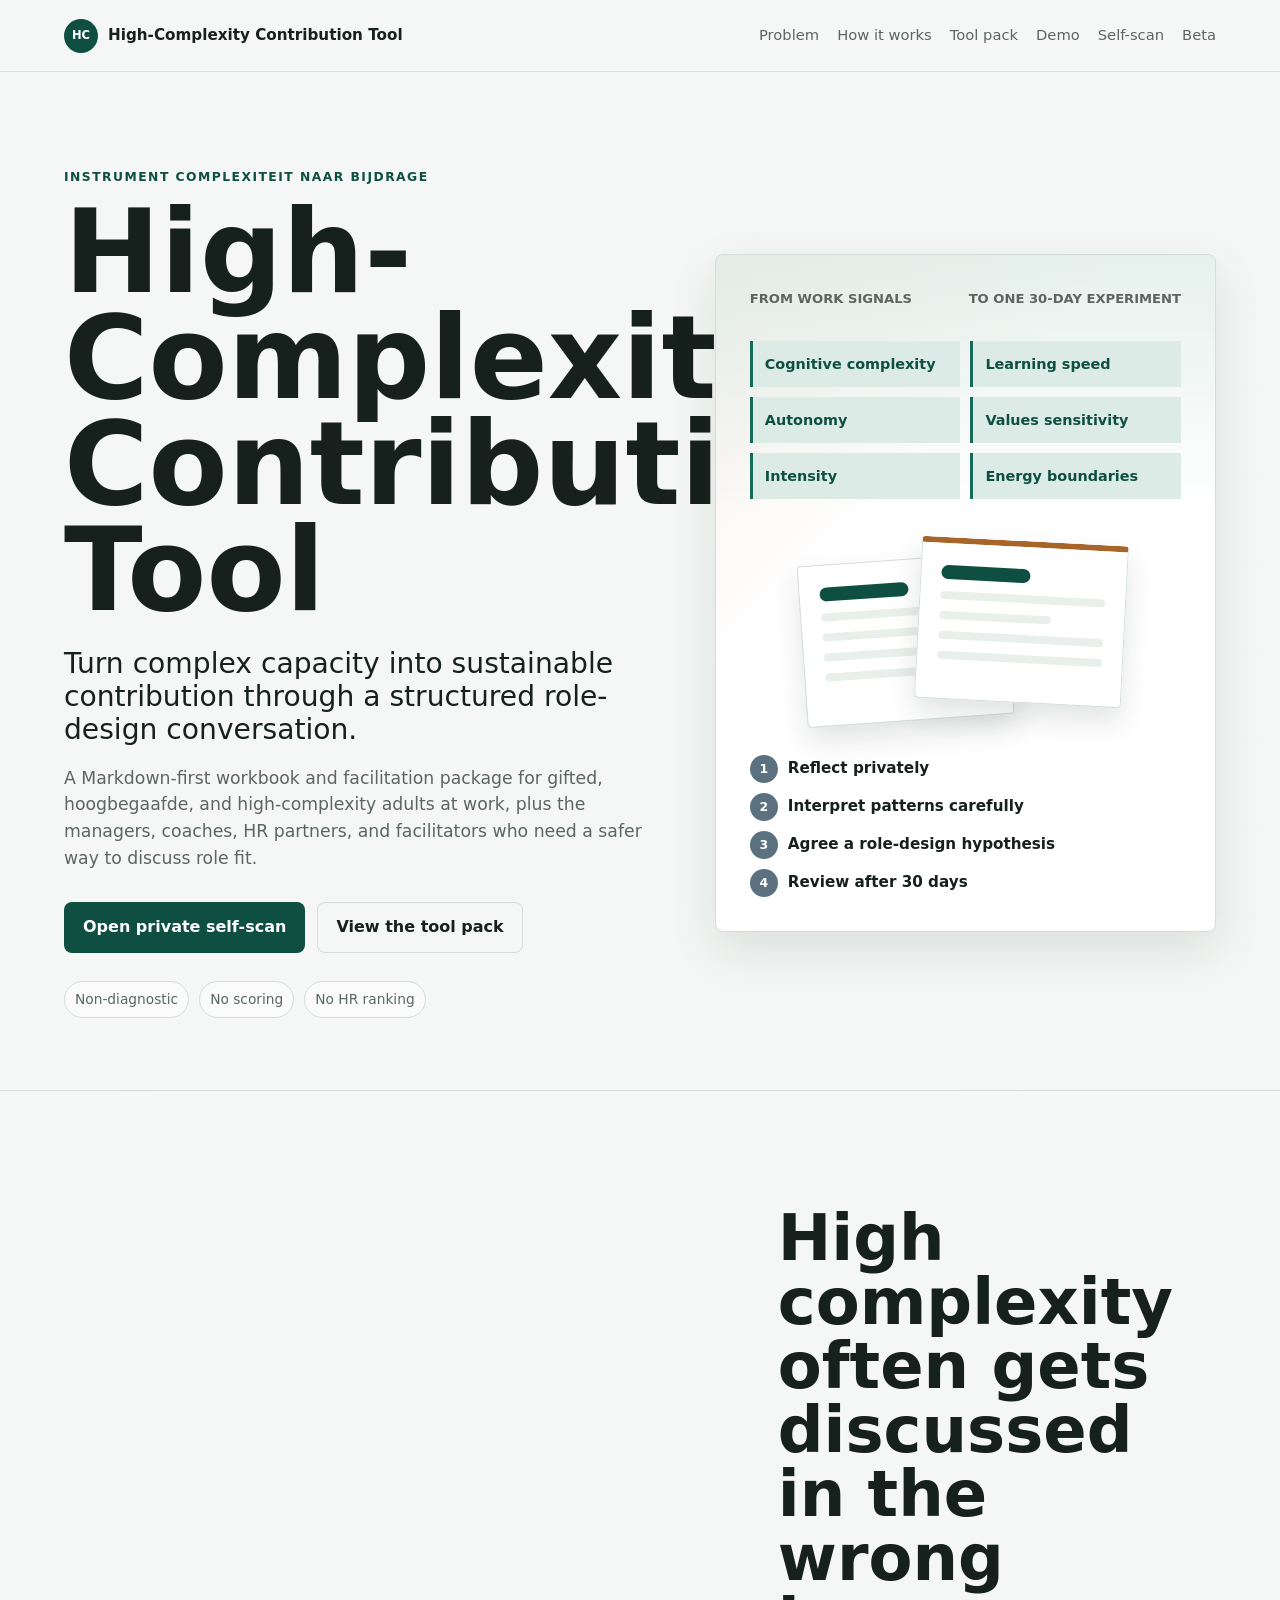
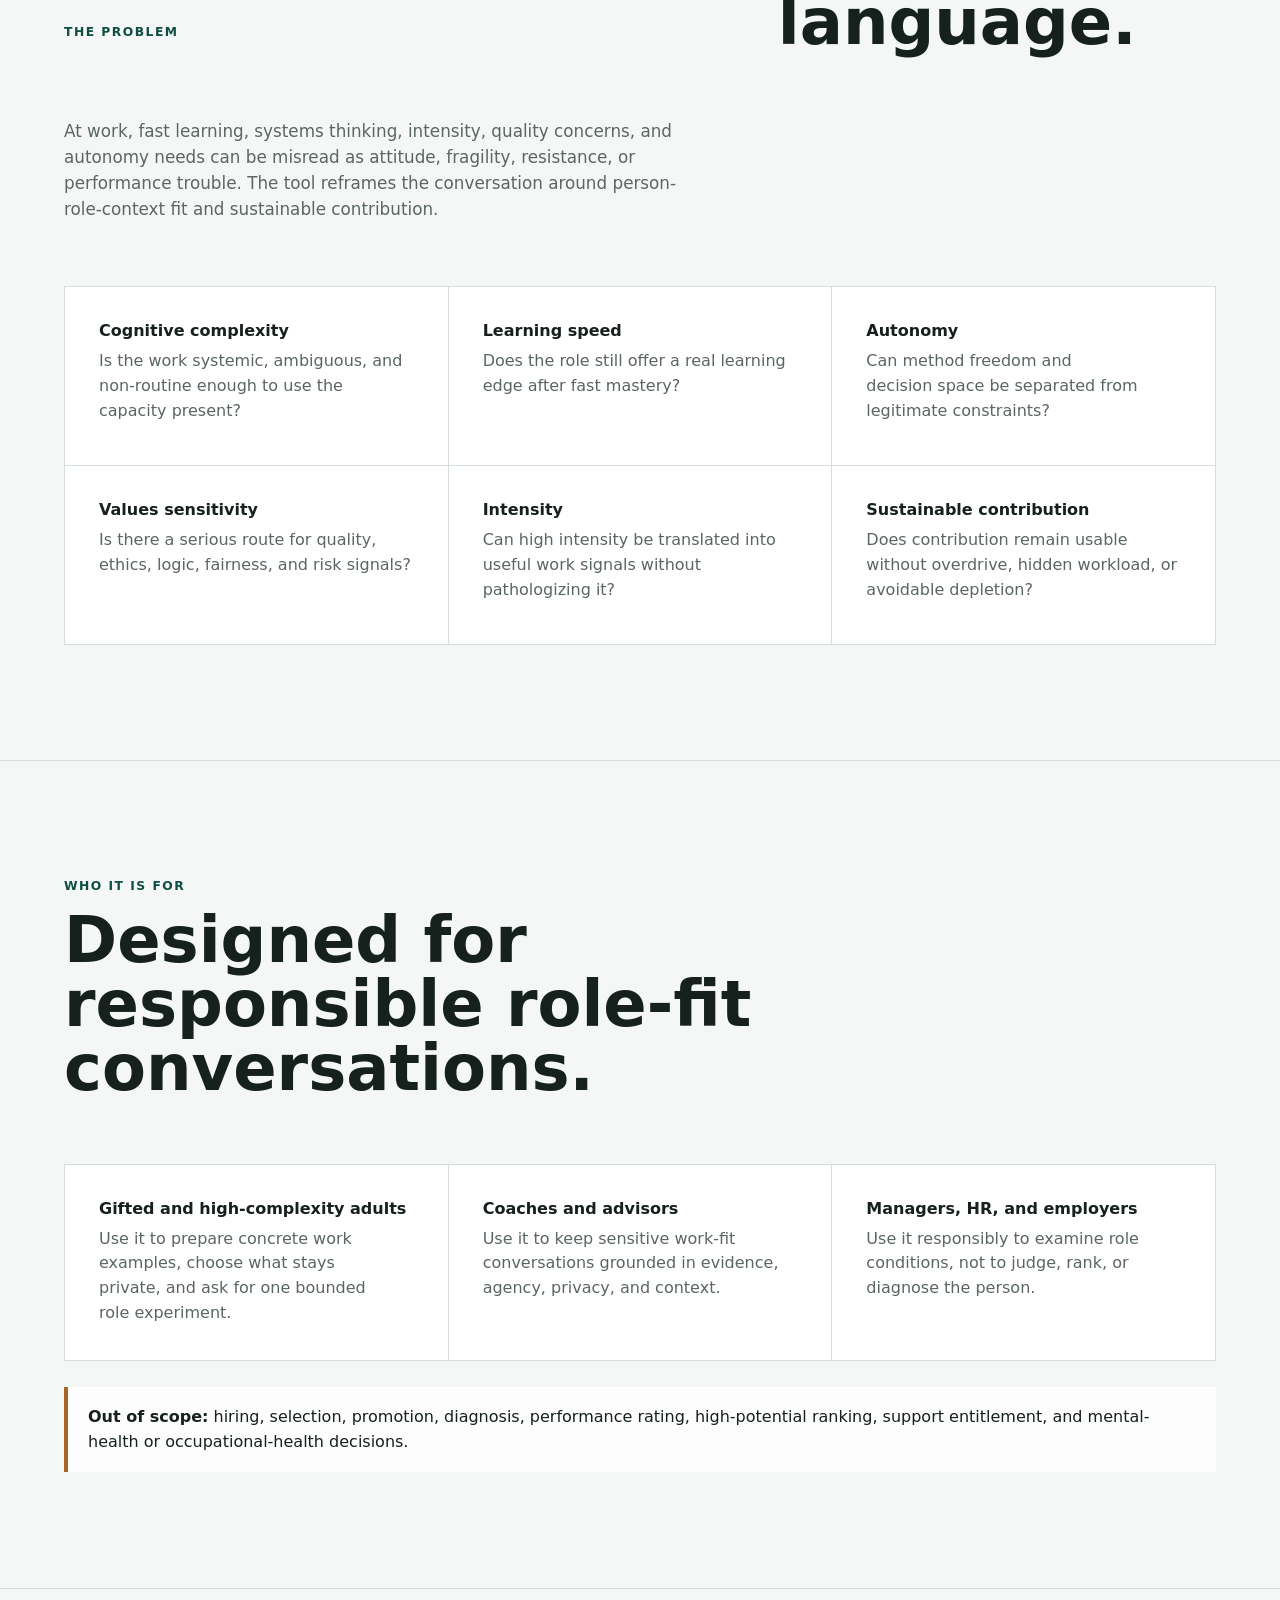
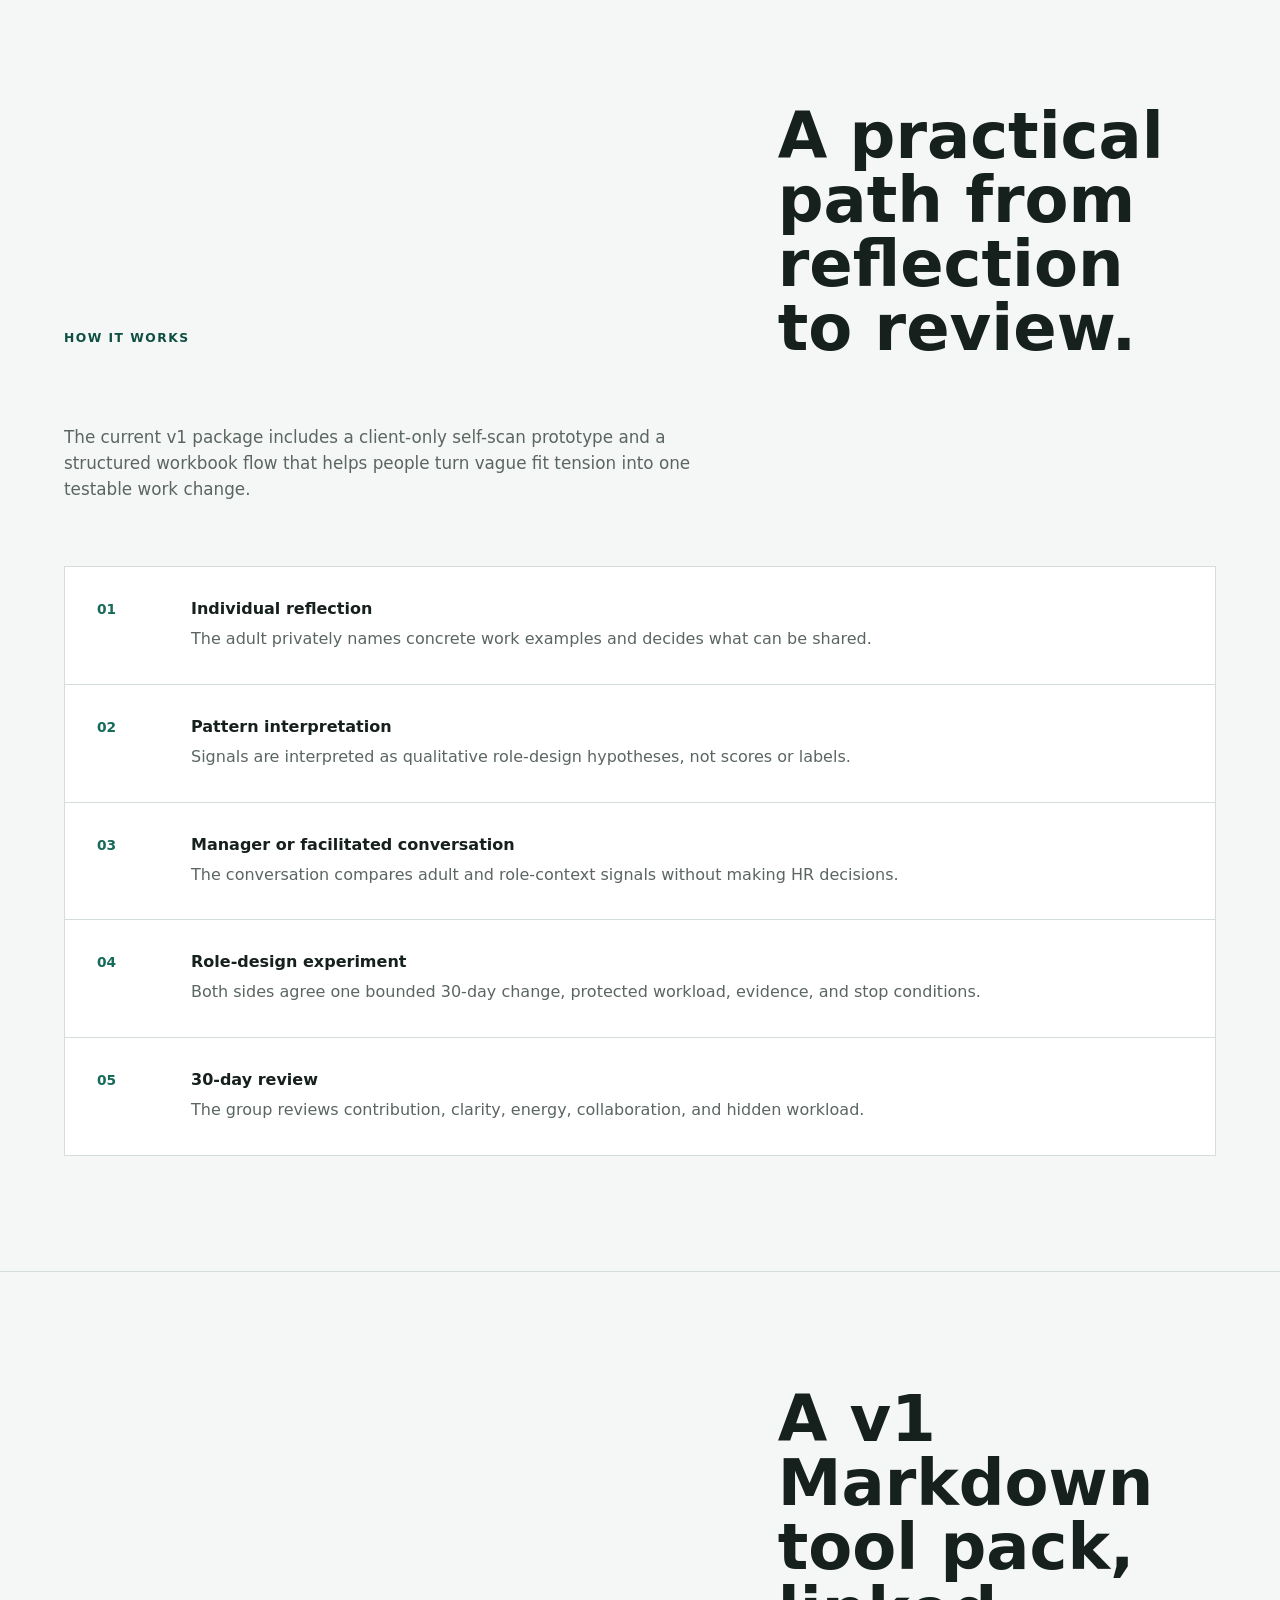
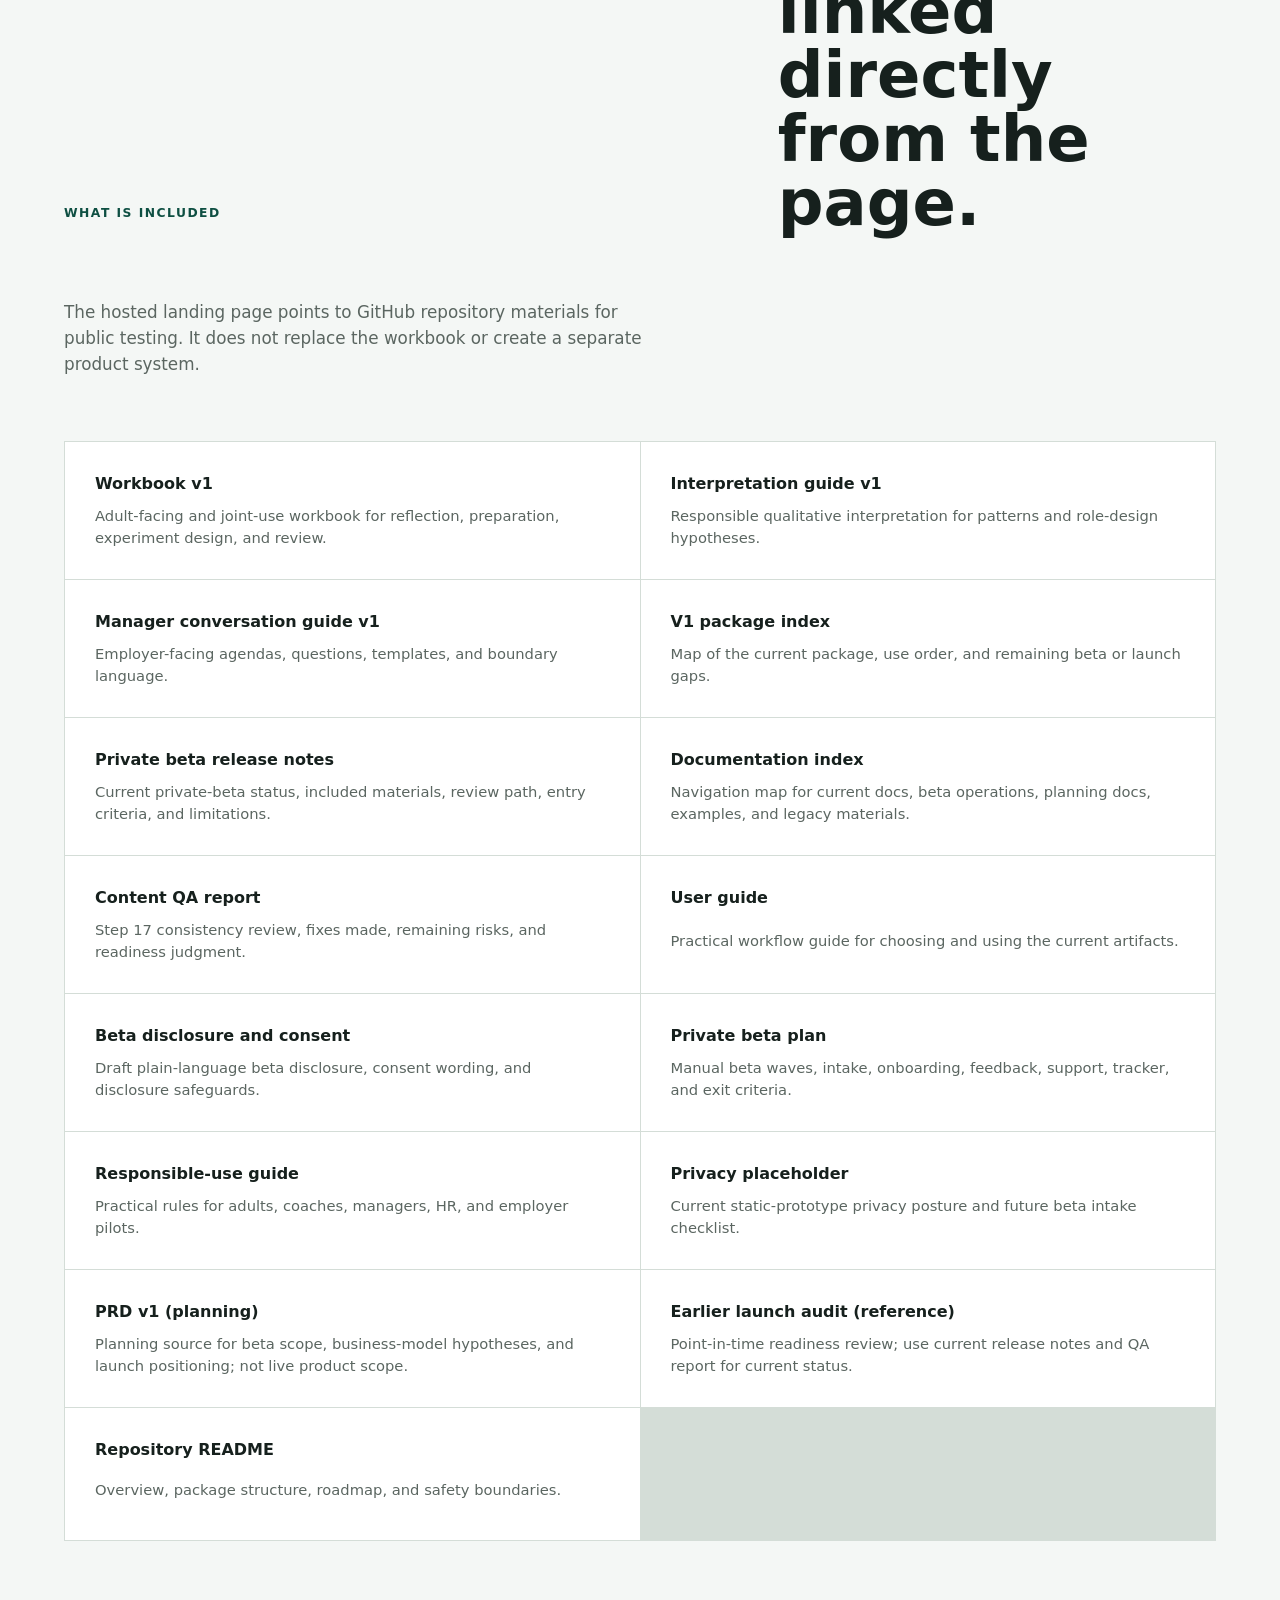
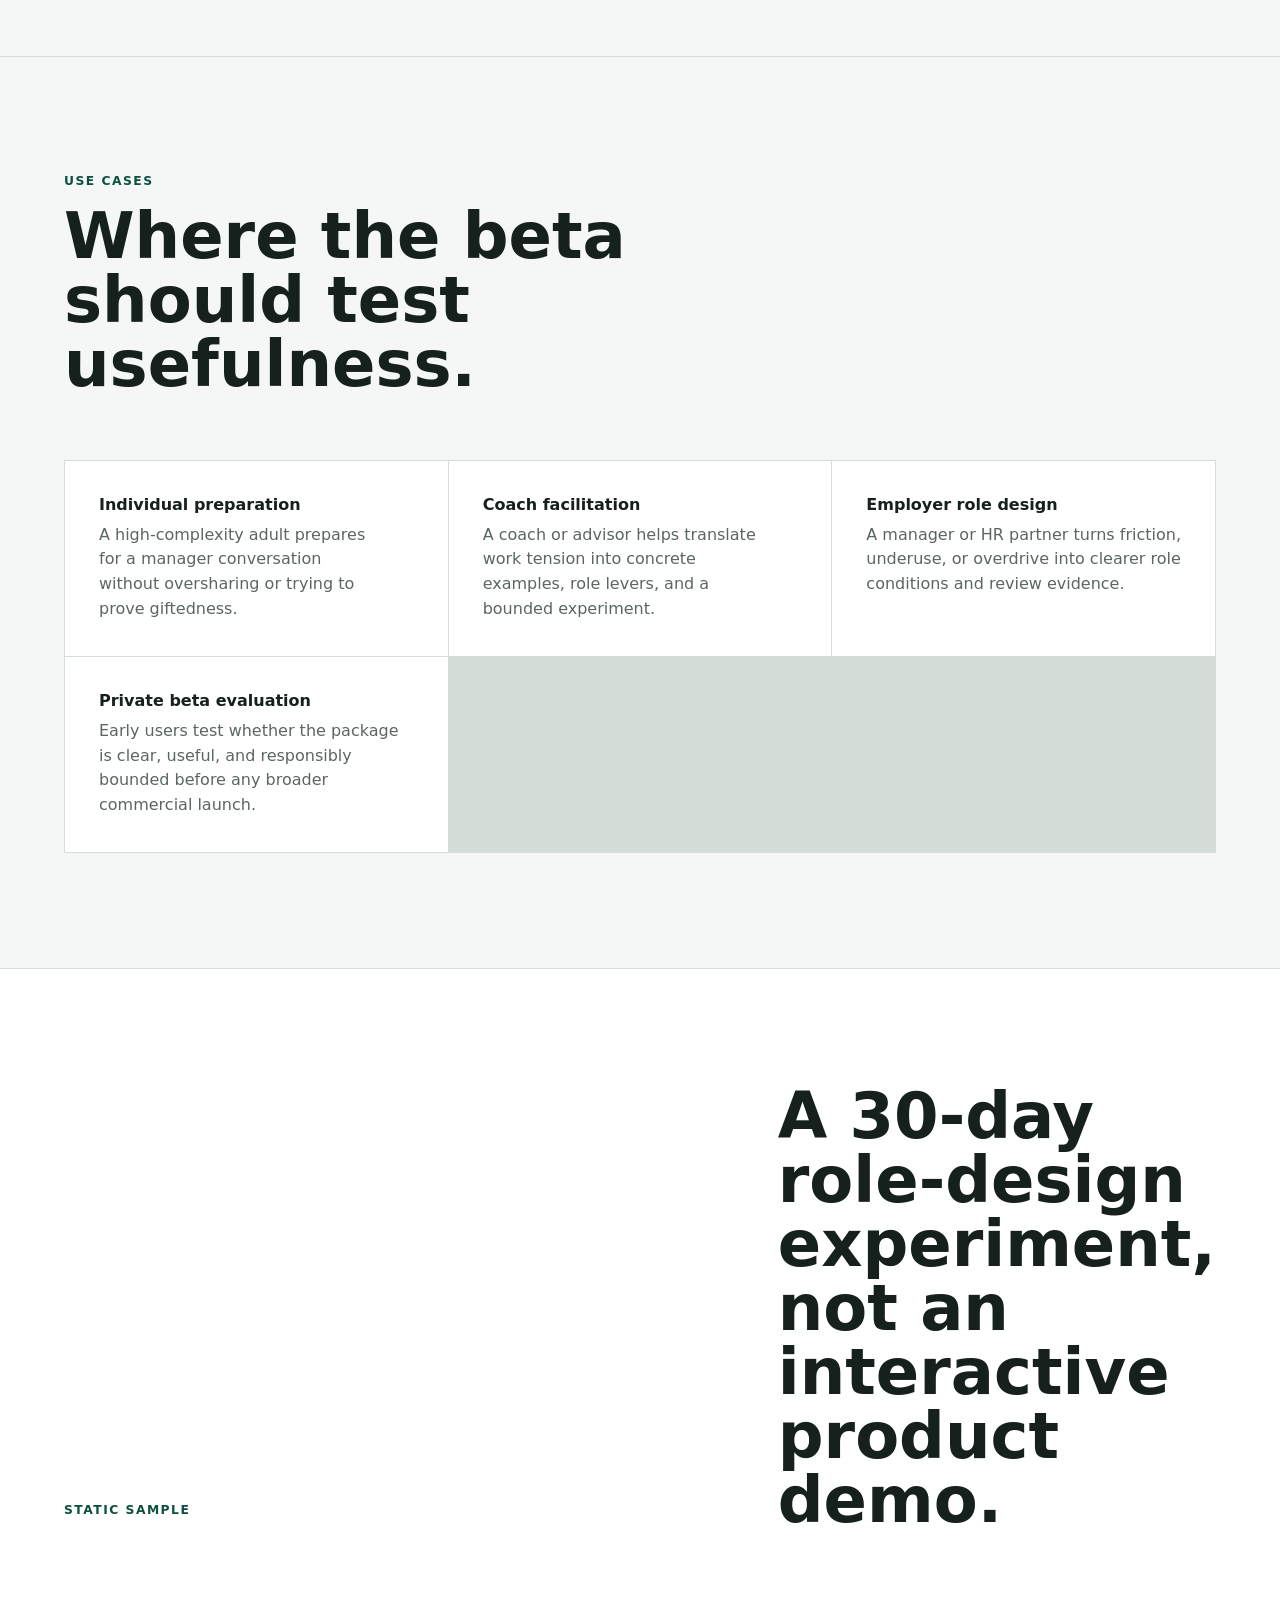
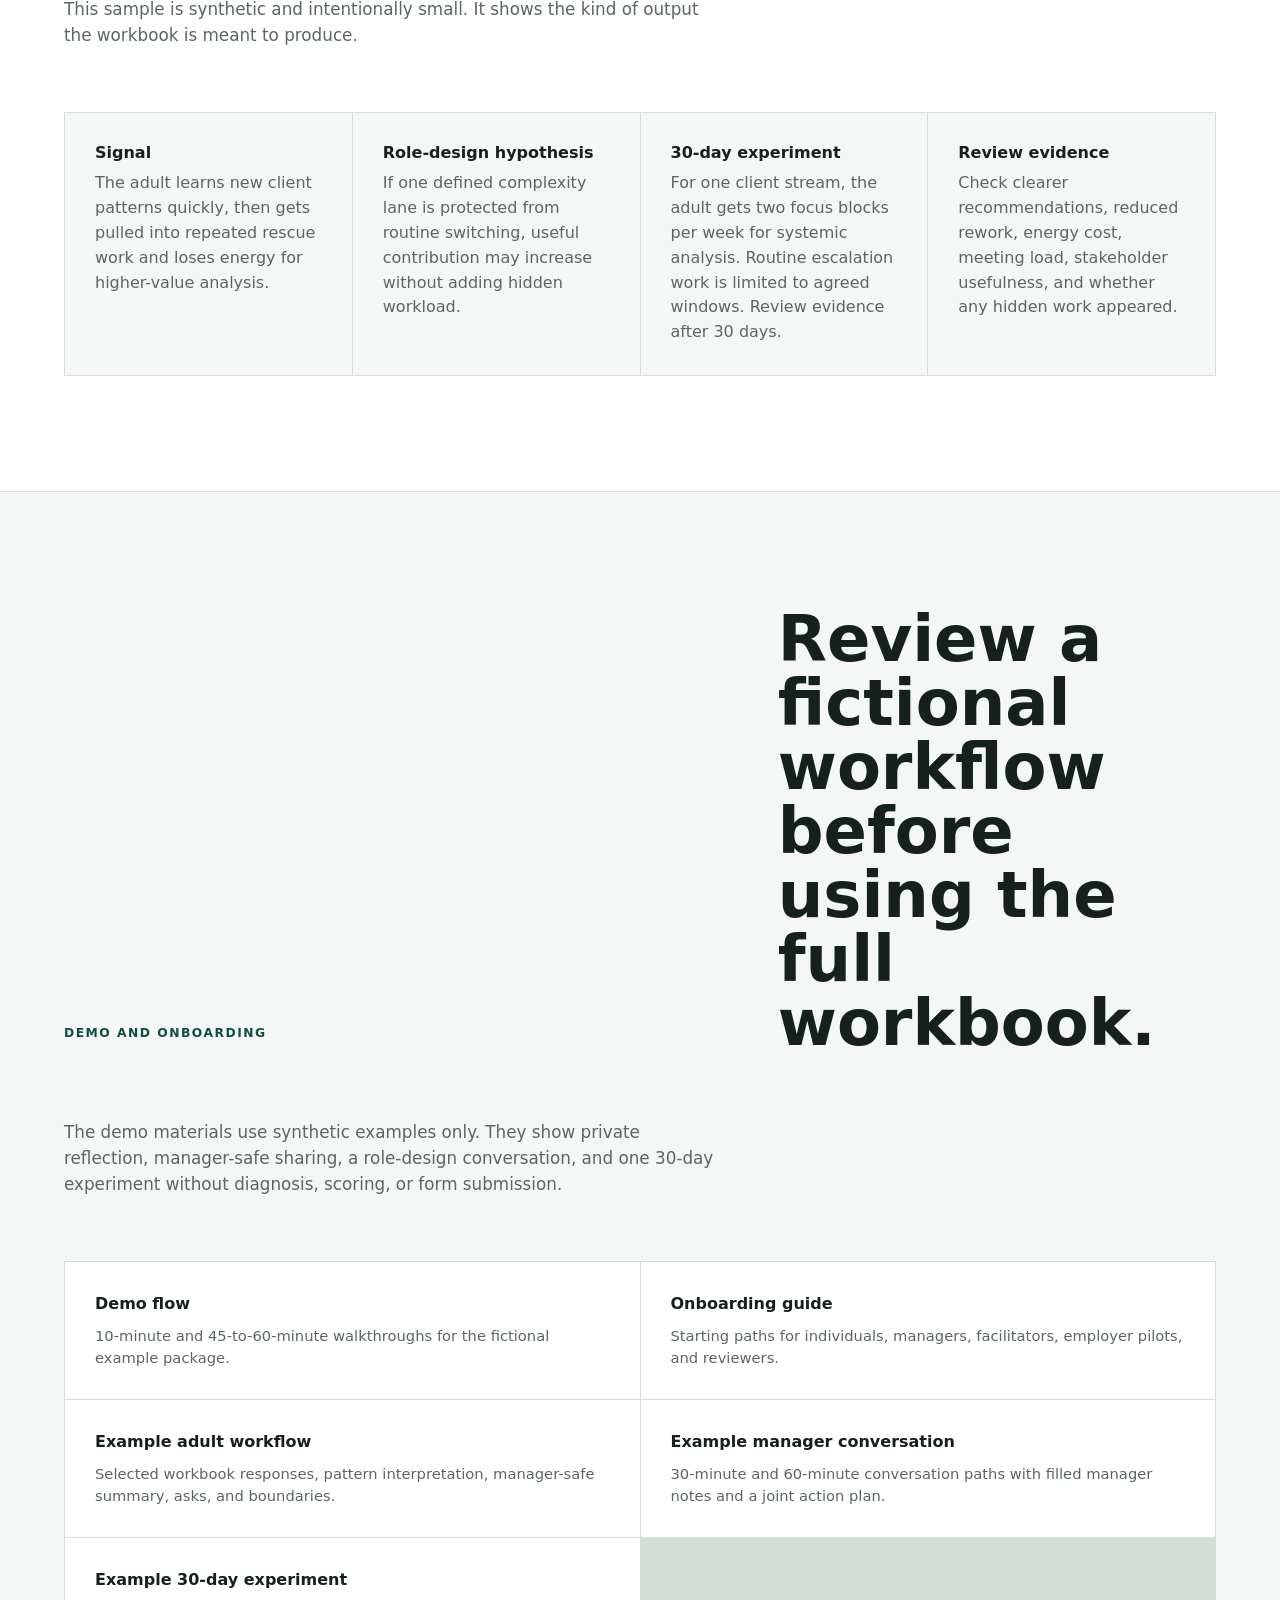
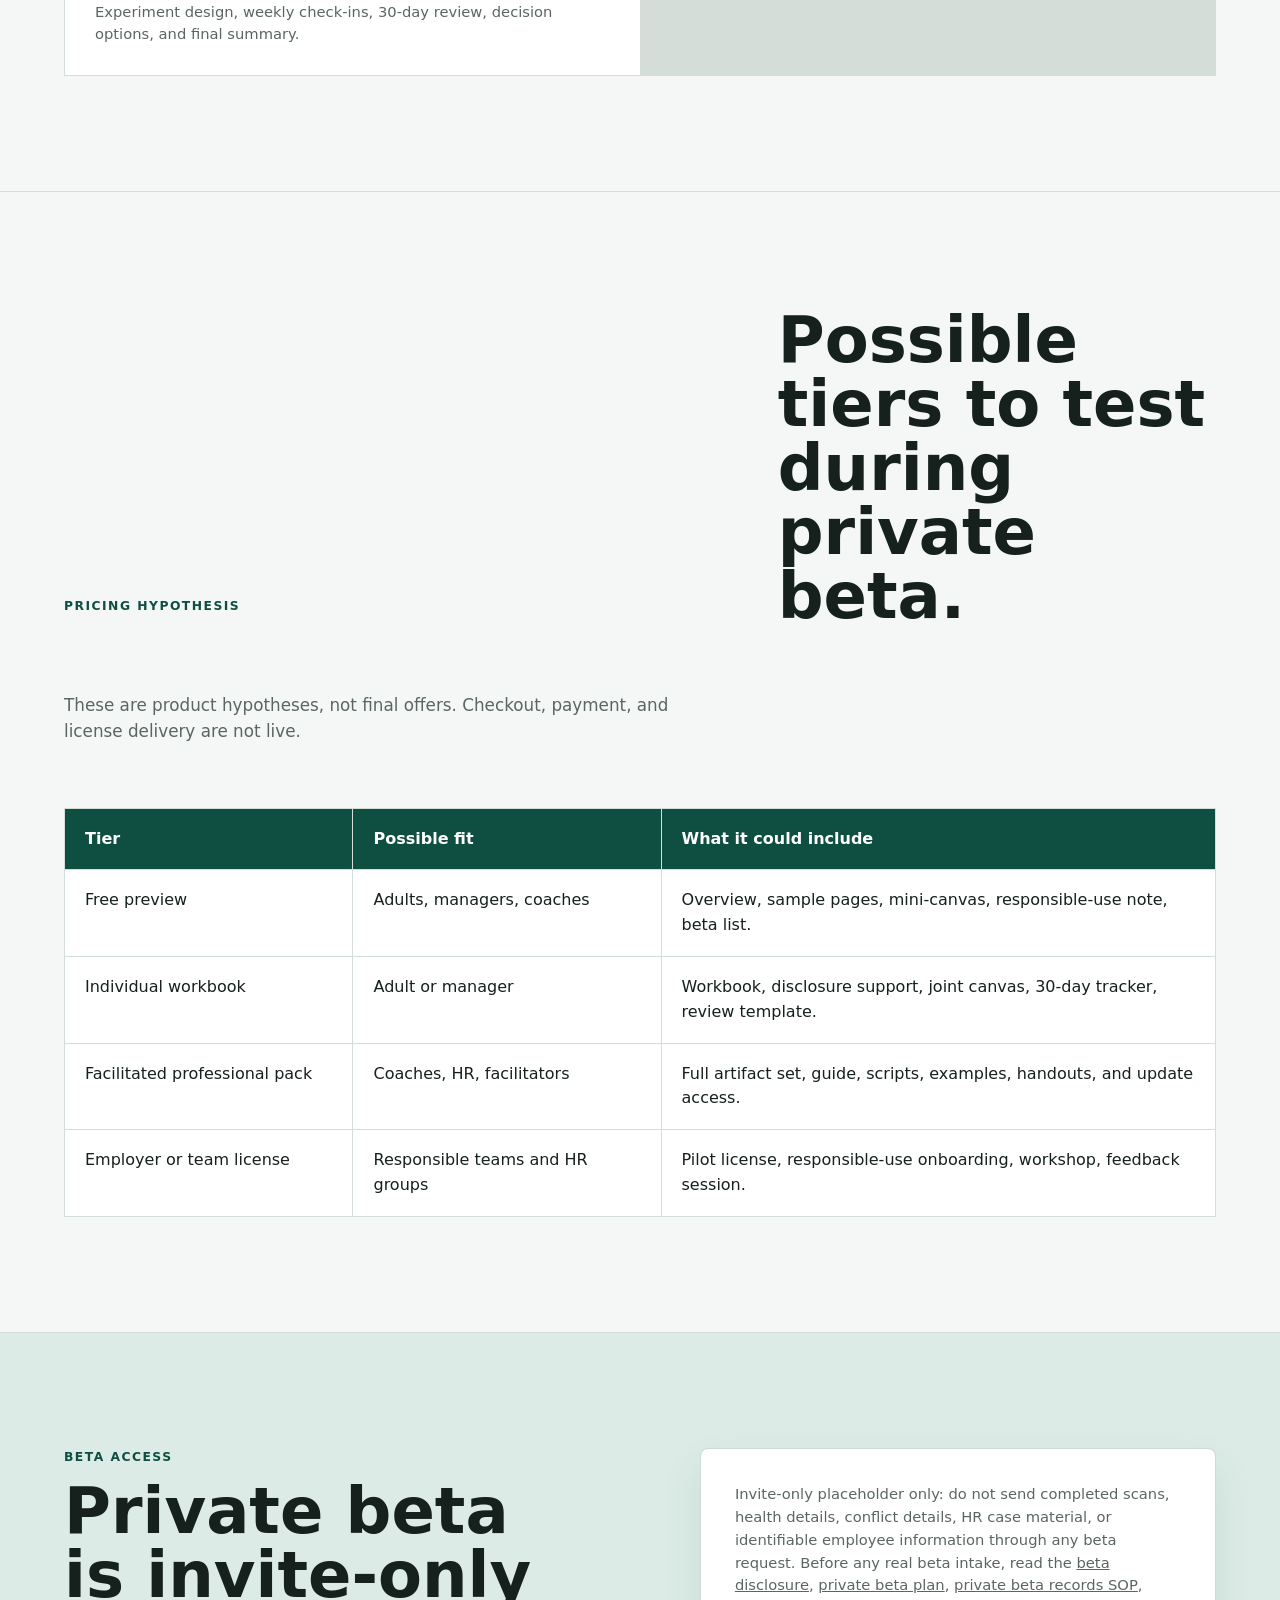
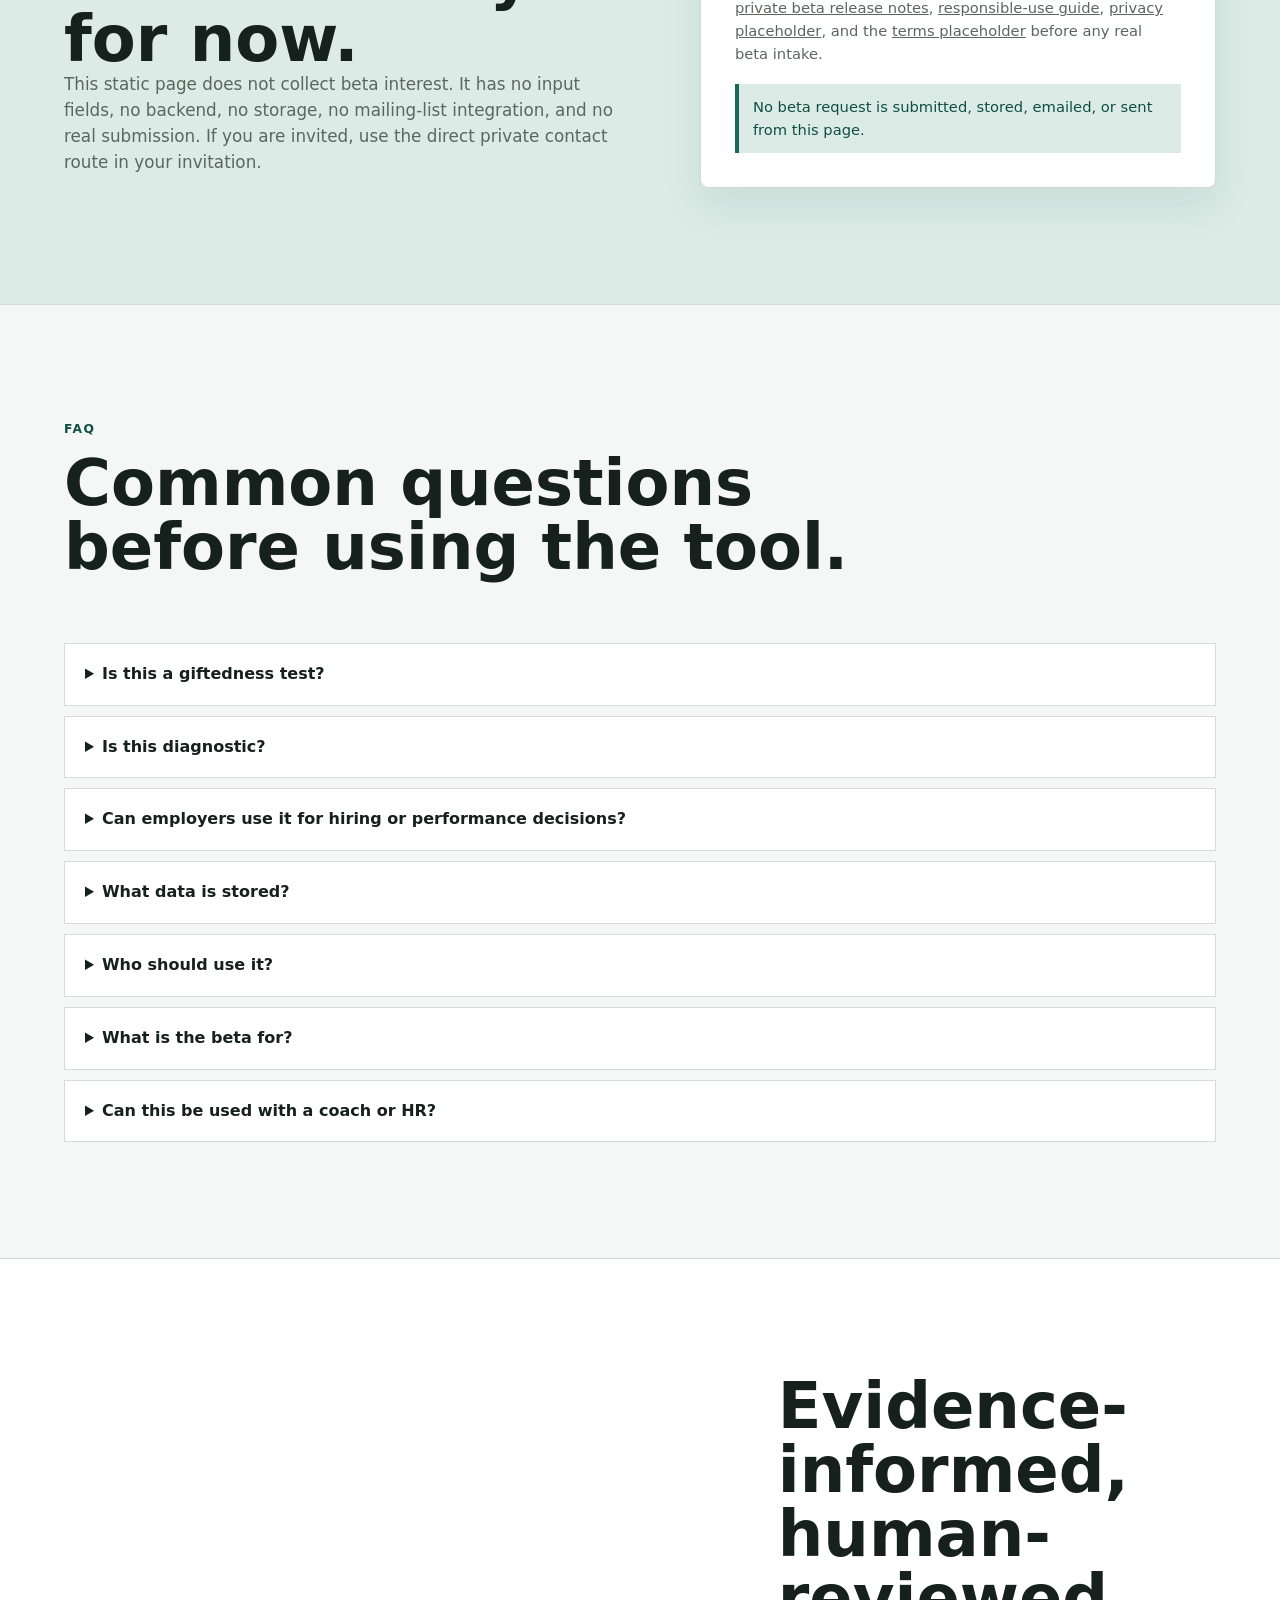
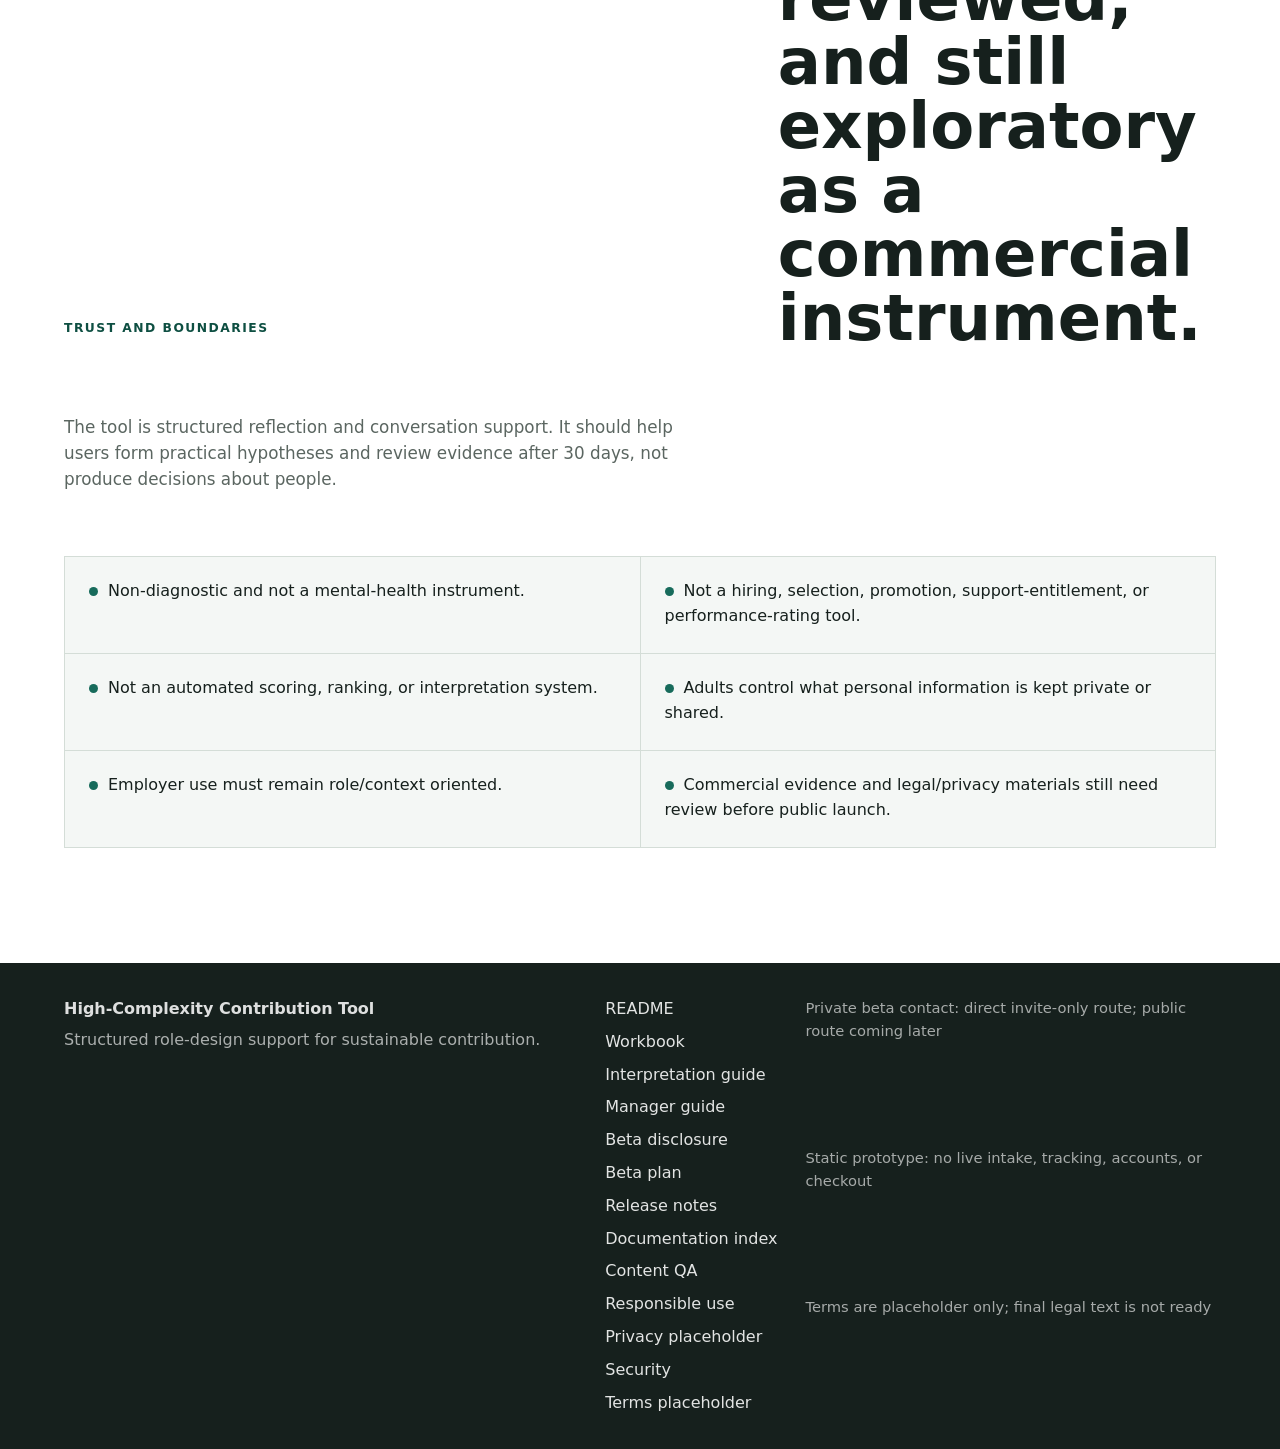
<file: site/index.html>
<!doctype html>
<html lang="en">
  <head>
    <meta charset="utf-8">
    <meta name="viewport" content="width=device-width, initial-scale=1">
    <title>High-Complexity Contribution Tool</title>
    <meta
      name="description"
      content="A non-diagnostic role-design tool for turning high-complexity work tension into a concrete 30-day experiment."
    >
    <meta name="robots" content="noindex,nofollow">
    <link rel="stylesheet" href="styles.css">
    <script src="script.js" defer></script>
  </head>
  <body>
    <a class="skip-link" href="#main">Skip to content</a>

    <header class="site-header" aria-label="Site header">
      <a class="brand-mark" href="#top" aria-label="High-Complexity Contribution Tool home">
        <span class="brand-symbol" aria-hidden="true">HC</span>
        <span>High-Complexity Contribution Tool</span>
      </a>
      <nav class="site-nav" aria-label="Primary navigation">
        <a href="#problem">Problem</a>
        <a href="#how">How it works</a>
        <a href="#included">Tool pack</a>
        <a href="#demo">Demo</a>
        <a href="tool/">Self-scan</a>
        <a href="#beta">Beta</a>
      </nav>
    </header>

    <main id="main">
      <section class="hero section-reveal" id="top" aria-labelledby="hero-title">
        <div class="hero-copy">
          <p class="eyebrow">Instrument Complexiteit naar Bijdrage</p>
          <h1 id="hero-title">High-Complexity Contribution Tool</h1>
          <p class="hero-line">
            Turn complex capacity into sustainable contribution through a structured
            role-design conversation.
          </p>
          <p class="hero-support">
            A Markdown-first workbook and facilitation package for gifted,
            hoogbegaafde, and high-complexity adults at work, plus the managers,
            coaches, HR partners, and facilitators who need a safer way to discuss
            role fit.
          </p>
          <div class="hero-actions" aria-label="Primary actions">
            <a
              class="button primary"
              href="tool/"
              data-analytics-event="primary_cta_clicked"
              data-analytics-label="open_private_self_scan"
            >Open private self-scan</a>
            <a
              class="button secondary"
              href="#included"
              data-analytics-event="secondary_cta_clicked"
              data-analytics-label="view_tool_pack"
            >View the tool pack</a>
          </div>
          <ul class="boundary-list" aria-label="Core boundaries">
            <li>Non-diagnostic</li>
            <li>No scoring</li>
            <li>No HR ranking</li>
          </ul>
        </div>

        <div class="hero-visual" aria-label="Static preview of the role-design flow">
          <div class="flow-heading">
            <span>From work signals</span>
            <span>to one 30-day experiment</span>
          </div>
          <div class="signal-plane">
            <span>Cognitive complexity</span>
            <span>Learning speed</span>
            <span>Autonomy</span>
            <span>Values sensitivity</span>
            <span>Intensity</span>
            <span>Energy boundaries</span>
          </div>
          <div class="document-preview" aria-hidden="true">
            <div class="doc-page">
              <span class="doc-title"></span>
              <span></span>
              <span></span>
              <span class="short"></span>
              <span></span>
            </div>
            <div class="doc-page raised">
              <span class="doc-title"></span>
              <span></span>
              <span class="short"></span>
              <span></span>
              <span></span>
            </div>
          </div>
          <ol class="flow-steps">
            <li>Reflect privately</li>
            <li>Interpret patterns carefully</li>
            <li>Agree a role-design hypothesis</li>
            <li>Review after 30 days</li>
          </ol>
        </div>
      </section>

      <section class="content-section section-reveal" id="problem" aria-labelledby="problem-title">
        <div class="section-intro">
          <p class="eyebrow">The problem</p>
          <h2 id="problem-title">High complexity often gets discussed in the wrong language.</h2>
          <p>
            At work, fast learning, systems thinking, intensity, quality concerns,
            and autonomy needs can be misread as attitude, fragility, resistance, or
            performance trouble. The tool reframes the conversation around
            person-role-context fit and sustainable contribution.
          </p>
        </div>
        <div class="dimension-grid" aria-label="Work-context dimensions">
          <div>
            <h3>Cognitive complexity</h3>
            <p>Is the work systemic, ambiguous, and non-routine enough to use the capacity present?</p>
          </div>
          <div>
            <h3>Learning speed</h3>
            <p>Does the role still offer a real learning edge after fast mastery?</p>
          </div>
          <div>
            <h3>Autonomy</h3>
            <p>Can method freedom and decision space be separated from legitimate constraints?</p>
          </div>
          <div>
            <h3>Values sensitivity</h3>
            <p>Is there a serious route for quality, ethics, logic, fairness, and risk signals?</p>
          </div>
          <div>
            <h3>Intensity</h3>
            <p>Can high intensity be translated into useful work signals without pathologizing it?</p>
          </div>
          <div>
            <h3>Sustainable contribution</h3>
            <p>Does contribution remain usable without overdrive, hidden workload, or avoidable depletion?</p>
          </div>
        </div>
      </section>

      <section class="content-section section-reveal" id="for" aria-labelledby="for-title">
        <div class="section-intro compact">
          <p class="eyebrow">Who it is for</p>
          <h2 id="for-title">Designed for responsible role-fit conversations.</h2>
        </div>
        <div class="audience-layout">
          <div class="audience-group">
            <h3>Gifted and high-complexity adults</h3>
            <p>
              Use it to prepare concrete work examples, choose what stays private,
              and ask for one bounded role experiment.
            </p>
          </div>
          <div class="audience-group">
            <h3>Coaches and advisors</h3>
            <p>
              Use it to keep sensitive work-fit conversations grounded in evidence,
              agency, privacy, and context.
            </p>
          </div>
          <div class="audience-group">
            <h3>Managers, HR, and employers</h3>
            <p>
              Use it responsibly to examine role conditions, not to judge, rank, or
              diagnose the person.
            </p>
          </div>
        </div>
        <div class="exclusion-band" role="note" aria-label="Excluded uses">
          <strong>Out of scope:</strong>
          hiring, selection, promotion, diagnosis, performance rating,
          high-potential ranking, support entitlement, and mental-health or
          occupational-health decisions.
        </div>
      </section>

      <section class="content-section section-reveal" id="how" aria-labelledby="how-title">
        <div class="section-intro">
          <p class="eyebrow">How it works</p>
          <h2 id="how-title">A practical path from reflection to review.</h2>
          <p>
            The current v1 package includes a client-only self-scan prototype
            and a structured workbook flow that helps people turn vague fit
            tension into one testable work change.
          </p>
        </div>
        <ol class="process-list">
          <li>
            <span>01</span>
            <div>
              <h3>Individual reflection</h3>
              <p>The adult privately names concrete work examples and decides what can be shared.</p>
            </div>
          </li>
          <li>
            <span>02</span>
            <div>
              <h3>Pattern interpretation</h3>
              <p>Signals are interpreted as qualitative role-design hypotheses, not scores or labels.</p>
            </div>
          </li>
          <li>
            <span>03</span>
            <div>
              <h3>Manager or facilitated conversation</h3>
              <p>The conversation compares adult and role-context signals without making HR decisions.</p>
            </div>
          </li>
          <li>
            <span>04</span>
            <div>
              <h3>Role-design experiment</h3>
              <p>Both sides agree one bounded 30-day change, protected workload, evidence, and stop conditions.</p>
            </div>
          </li>
          <li>
            <span>05</span>
            <div>
              <h3>30-day review</h3>
              <p>The group reviews contribution, clarity, energy, collaboration, and hidden workload.</p>
            </div>
          </li>
        </ol>
      </section>

      <section class="content-section section-reveal" id="included" aria-labelledby="included-title">
        <div class="section-intro">
          <p class="eyebrow">What is included</p>
          <h2 id="included-title">A v1 Markdown tool pack, linked directly from the page.</h2>
          <p>
            The hosted landing page points to GitHub repository materials for
            public testing. It does not replace the workbook or create a
            separate product system.
          </p>
        </div>
        <div class="doc-list" aria-label="Core documents">
          <a
            href="https://github.com/martijnzuiderbaan/high-complexity-contribution-tool/blob/main/docs/WORKBOOK_v1.md"
            rel="nofollow noopener noreferrer"
            data-analytics-event="tool_pack_link_clicked"
            data-analytics-label="workbook_v1"
          >
            <span>Workbook v1</span>
            <small>Adult-facing and joint-use workbook for reflection, preparation, experiment design, and review.</small>
          </a>
          <a
            href="https://github.com/martijnzuiderbaan/high-complexity-contribution-tool/blob/main/docs/INTERPRETATION_GUIDE_v1.md"
            rel="nofollow noopener noreferrer"
            data-analytics-event="tool_pack_link_clicked"
            data-analytics-label="interpretation_guide_v1"
          >
            <span>Interpretation guide v1</span>
            <small>Responsible qualitative interpretation for patterns and role-design hypotheses.</small>
          </a>
          <a
            href="https://github.com/martijnzuiderbaan/high-complexity-contribution-tool/blob/main/docs/MANAGER_CONVERSATION_GUIDE_v1.md"
            rel="nofollow noopener noreferrer"
            data-analytics-event="tool_pack_link_clicked"
            data-analytics-label="manager_conversation_guide_v1"
          >
            <span>Manager conversation guide v1</span>
            <small>Employer-facing agendas, questions, templates, and boundary language.</small>
          </a>
          <a
            href="https://github.com/martijnzuiderbaan/high-complexity-contribution-tool/blob/main/docs/V1_PACKAGE_INDEX.md"
            rel="nofollow noopener noreferrer"
            data-analytics-event="tool_pack_link_clicked"
            data-analytics-label="v1_package_index"
          >
            <span>V1 package index</span>
            <small>Map of the current package, use order, and remaining beta or launch gaps.</small>
          </a>
          <a
            href="https://github.com/martijnzuiderbaan/high-complexity-contribution-tool/blob/main/docs/PRIVATE_BETA_RELEASE_NOTES.md"
            rel="nofollow noopener noreferrer"
            data-analytics-event="tool_pack_link_clicked"
            data-analytics-label="private_beta_release_notes"
          >
            <span>Private beta release notes</span>
            <small>Current private-beta status, included materials, review path, entry criteria, and limitations.</small>
          </a>
          <a
            href="https://github.com/martijnzuiderbaan/high-complexity-contribution-tool/blob/main/docs/DOCUMENTATION_INDEX.md"
            rel="nofollow noopener noreferrer"
            data-analytics-event="tool_pack_link_clicked"
            data-analytics-label="documentation_index"
          >
            <span>Documentation index</span>
            <small>Navigation map for current docs, beta operations, planning docs, examples, and legacy materials.</small>
          </a>
          <a
            href="https://github.com/martijnzuiderbaan/high-complexity-contribution-tool/blob/main/docs/CONTENT_QA_REPORT.md"
            rel="nofollow noopener noreferrer"
            data-analytics-event="tool_pack_link_clicked"
            data-analytics-label="content_qa_report"
          >
            <span>Content QA report</span>
            <small>Step 17 consistency review, fixes made, remaining risks, and readiness judgment.</small>
          </a>
          <a
            href="https://github.com/martijnzuiderbaan/high-complexity-contribution-tool/blob/main/docs/USER_GUIDE.md"
            rel="nofollow noopener noreferrer"
            data-analytics-event="tool_pack_link_clicked"
            data-analytics-label="user_guide"
          >
            <span>User guide</span>
            <small>Practical workflow guide for choosing and using the current artifacts.</small>
          </a>
          <a
            href="https://github.com/martijnzuiderbaan/high-complexity-contribution-tool/blob/main/docs/BETA_DISCLOSURE_AND_CONSENT.md"
            rel="nofollow noopener noreferrer"
            data-analytics-event="beta_disclosure_viewed"
            data-analytics-label="beta_disclosure_and_consent"
          >
            <span>Beta disclosure and consent</span>
            <small>Draft plain-language beta disclosure, consent wording, and disclosure safeguards.</small>
          </a>
          <a
            href="https://github.com/martijnzuiderbaan/high-complexity-contribution-tool/blob/main/docs/BETA_PLAN.md"
            rel="nofollow noopener noreferrer"
            data-analytics-event="tool_pack_link_clicked"
            data-analytics-label="beta_plan"
          >
            <span>Private beta plan</span>
            <small>Manual beta waves, intake, onboarding, feedback, support, tracker, and exit criteria.</small>
          </a>
          <a
            href="https://github.com/martijnzuiderbaan/high-complexity-contribution-tool/blob/main/docs/RESPONSIBLE_USE_GUIDE.md"
            rel="nofollow noopener noreferrer"
            data-analytics-event="responsible_use_viewed"
            data-analytics-label="responsible_use_guide"
          >
            <span>Responsible-use guide</span>
            <small>Practical rules for adults, coaches, managers, HR, and employer pilots.</small>
          </a>
          <a
            href="https://github.com/martijnzuiderbaan/high-complexity-contribution-tool/blob/main/docs/PRIVACY_PLACEHOLDER.md"
            rel="nofollow noopener noreferrer"
            data-analytics-event="privacy_placeholder_viewed"
            data-analytics-label="privacy_placeholder"
          >
            <span>Privacy placeholder</span>
            <small>Current static-prototype privacy posture and future beta intake checklist.</small>
          </a>
          <a
            href="https://github.com/martijnzuiderbaan/high-complexity-contribution-tool/blob/main/docs/PRD_v1.md"
            rel="nofollow noopener noreferrer"
            data-analytics-event="tool_pack_link_clicked"
            data-analytics-label="prd_v1"
          >
            <span>PRD v1 (planning)</span>
            <small>Planning source for beta scope, business-model hypotheses, and launch positioning; not live product scope.</small>
          </a>
          <a
            href="https://github.com/martijnzuiderbaan/high-complexity-contribution-tool/blob/main/docs/v1_audit.md"
            rel="nofollow noopener noreferrer"
            data-analytics-event="tool_pack_link_clicked"
            data-analytics-label="v1_audit"
          >
            <span>Earlier launch audit (reference)</span>
            <small>Point-in-time readiness review; use current release notes and QA report for current status.</small>
          </a>
          <a
            href="https://github.com/martijnzuiderbaan/high-complexity-contribution-tool/blob/main/README.md"
            rel="nofollow noopener noreferrer"
            data-analytics-event="tool_pack_link_clicked"
            data-analytics-label="repository_readme"
          >
            <span>Repository README</span>
            <small>Overview, package structure, roadmap, and safety boundaries.</small>
          </a>
        </div>
      </section>

      <section class="content-section section-reveal" id="use-cases" aria-labelledby="use-cases-title">
        <div class="section-intro compact">
          <p class="eyebrow">Use cases</p>
          <h2 id="use-cases-title">Where the beta should test usefulness.</h2>
        </div>
        <div class="use-case-grid">
          <article>
            <h3>Individual preparation</h3>
            <p>
              A high-complexity adult prepares for a manager conversation without
              oversharing or trying to prove giftedness.
            </p>
          </article>
          <article>
            <h3>Coach facilitation</h3>
            <p>
              A coach or advisor helps translate work tension into concrete
              examples, role levers, and a bounded experiment.
            </p>
          </article>
          <article>
            <h3>Employer role design</h3>
            <p>
              A manager or HR partner turns friction, underuse, or overdrive into
              clearer role conditions and review evidence.
            </p>
          </article>
          <article>
            <h3>Private beta evaluation</h3>
            <p>
              Early users test whether the package is clear, useful, and
              responsibly bounded before any broader commercial launch.
            </p>
          </article>
        </div>
      </section>

      <section
        class="content-section sample-section section-reveal"
        id="sample"
        aria-labelledby="sample-title"
        data-analytics-view="sample_flow_viewed"
      >
        <div class="section-intro">
          <p class="eyebrow">Static sample</p>
          <h2 id="sample-title">A 30-day role-design experiment, not an interactive product demo.</h2>
          <p>
            This sample is synthetic and intentionally small. It shows the kind of
            output the workbook is meant to produce.
          </p>
        </div>
        <div class="sample-flow">
          <div>
            <h3>Signal</h3>
            <p>
              The adult learns new client patterns quickly, then gets pulled into
              repeated rescue work and loses energy for higher-value analysis.
            </p>
          </div>
          <div>
            <h3>Role-design hypothesis</h3>
            <p>
              If one defined complexity lane is protected from routine switching,
              useful contribution may increase without adding hidden workload.
            </p>
          </div>
          <div>
            <h3>30-day experiment</h3>
            <p>
              For one client stream, the adult gets two focus blocks per week for
              systemic analysis. Routine escalation work is limited to agreed
              windows. Review evidence after 30 days.
            </p>
          </div>
          <div>
            <h3>Review evidence</h3>
            <p>
              Check clearer recommendations, reduced rework, energy cost, meeting
              load, stakeholder usefulness, and whether any hidden work appeared.
            </p>
          </div>
        </div>
      </section>

      <section class="content-section section-reveal" id="demo" aria-labelledby="demo-title">
        <div class="section-intro">
          <p class="eyebrow">Demo and onboarding</p>
          <h2 id="demo-title">Review a fictional workflow before using the full workbook.</h2>
          <p>
            The demo materials use synthetic examples only. They show private
            reflection, manager-safe sharing, a role-design conversation, and one
            30-day experiment without diagnosis, scoring, or form submission.
          </p>
        </div>
        <div class="doc-list" aria-label="Demo and onboarding materials">
          <a
            href="https://github.com/martijnzuiderbaan/high-complexity-contribution-tool/blob/main/docs/DEMO_FLOW.md"
            rel="nofollow noopener noreferrer"
            data-analytics-event="tool_pack_link_clicked"
            data-analytics-label="demo_flow"
          >
            <span>Demo flow</span>
            <small>10-minute and 45-to-60-minute walkthroughs for the fictional example package.</small>
          </a>
          <a
            href="https://github.com/martijnzuiderbaan/high-complexity-contribution-tool/blob/main/docs/ONBOARDING.md"
            rel="nofollow noopener noreferrer"
            data-analytics-event="tool_pack_link_clicked"
            data-analytics-label="onboarding"
          >
            <span>Onboarding guide</span>
            <small>Starting paths for individuals, managers, facilitators, employer pilots, and reviewers.</small>
          </a>
          <a
            href="https://github.com/martijnzuiderbaan/high-complexity-contribution-tool/blob/main/examples/example_adult_workflow.md"
            rel="nofollow noopener noreferrer"
            data-analytics-event="tool_pack_link_clicked"
            data-analytics-label="example_adult_workflow"
          >
            <span>Example adult workflow</span>
            <small>Selected workbook responses, pattern interpretation, manager-safe summary, asks, and boundaries.</small>
          </a>
          <a
            href="https://github.com/martijnzuiderbaan/high-complexity-contribution-tool/blob/main/examples/example_manager_conversation.md"
            rel="nofollow noopener noreferrer"
            data-analytics-event="tool_pack_link_clicked"
            data-analytics-label="example_manager_conversation"
          >
            <span>Example manager conversation</span>
            <small>30-minute and 60-minute conversation paths with filled manager notes and a joint action plan.</small>
          </a>
          <a
            href="https://github.com/martijnzuiderbaan/high-complexity-contribution-tool/blob/main/examples/example_30_day_experiment.md"
            rel="nofollow noopener noreferrer"
            data-analytics-event="tool_pack_link_clicked"
            data-analytics-label="example_30_day_experiment"
          >
            <span>Example 30-day experiment</span>
            <small>Experiment design, weekly check-ins, 30-day review, decision options, and final summary.</small>
          </a>
        </div>
      </section>

      <section
        class="content-section section-reveal"
        id="pricing"
        aria-labelledby="pricing-title"
        data-analytics-view="pricing_section_viewed"
      >
        <div class="section-intro">
          <p class="eyebrow">Pricing hypothesis</p>
          <h2 id="pricing-title">Possible tiers to test during private beta.</h2>
          <p>
            These are product hypotheses, not final offers. Checkout, payment, and
            license delivery are not live.
          </p>
        </div>
        <div class="pricing-table" role="table" aria-label="Pricing hypothesis">
          <div role="row" class="pricing-head">
            <span role="columnheader">Tier</span>
            <span role="columnheader">Possible fit</span>
            <span role="columnheader">What it could include</span>
          </div>
          <div role="row">
            <span role="cell">Free preview</span>
            <span role="cell">Adults, managers, coaches</span>
            <span role="cell">Overview, sample pages, mini-canvas, responsible-use note, beta list.</span>
          </div>
          <div role="row">
            <span role="cell">Individual workbook</span>
            <span role="cell">Adult or manager</span>
            <span role="cell">Workbook, disclosure support, joint canvas, 30-day tracker, review template.</span>
          </div>
          <div role="row">
            <span role="cell">Facilitated professional pack</span>
            <span role="cell">Coaches, HR, facilitators</span>
            <span role="cell">Full artifact set, guide, scripts, examples, handouts, and update access.</span>
          </div>
          <div role="row">
            <span role="cell">Employer or team license</span>
            <span role="cell">Responsible teams and HR groups</span>
            <span role="cell">Pilot license, responsible-use onboarding, workshop, feedback session.</span>
          </div>
        </div>
      </section>

      <section class="content-section beta-section section-reveal" id="beta" aria-labelledby="beta-title">
        <div class="section-intro">
          <p class="eyebrow">Beta access</p>
          <h2 id="beta-title">Private beta is invite-only for now.</h2>
          <p>
            This static page does not collect beta interest. It has no input
            fields, no backend, no storage, no mailing-list integration, and no
            real submission. If you are invited, use the direct private contact
            route in your invitation.
          </p>
        </div>
        <div
          class="beta-form"
          aria-describedby="form-note form-status"
        >
          <p id="form-note" class="form-note">
            Invite-only placeholder only: do not send completed scans, health
            details, conflict details, HR case material, or identifiable
            employee information through any beta request. Before any real beta
            intake, read the
            <a
              href="https://github.com/martijnzuiderbaan/high-complexity-contribution-tool/blob/main/docs/BETA_DISCLOSURE_AND_CONSENT.md"
            rel="nofollow noopener noreferrer"
              data-analytics-event="beta_disclosure_viewed"
              data-analytics-label="beta_disclosure_form_note"
            >beta disclosure</a>,
            <a
              href="https://github.com/martijnzuiderbaan/high-complexity-contribution-tool/blob/main/docs/BETA_PLAN.md"
            rel="nofollow noopener noreferrer"
              data-analytics-event="tool_pack_link_clicked"
              data-analytics-label="beta_plan_form_note"
            >private beta plan</a>,
            <a
              href="https://github.com/martijnzuiderbaan/high-complexity-contribution-tool/blob/main/docs/PRIVATE_BETA_RECORDS_SOP.md"
            rel="nofollow noopener noreferrer"
              data-analytics-event="tool_pack_link_clicked"
              data-analytics-label="private_beta_records_sop_form_note"
            >private beta records SOP</a>,
            <a
              href="https://github.com/martijnzuiderbaan/high-complexity-contribution-tool/blob/main/docs/PRIVATE_BETA_RELEASE_NOTES.md"
            rel="nofollow noopener noreferrer"
              data-analytics-event="tool_pack_link_clicked"
              data-analytics-label="private_beta_release_notes_form_note"
            >private beta release notes</a>,
            <a
              href="https://github.com/martijnzuiderbaan/high-complexity-contribution-tool/blob/main/docs/RESPONSIBLE_USE_GUIDE.md"
            rel="nofollow noopener noreferrer"
              data-analytics-event="responsible_use_viewed"
              data-analytics-label="responsible_use_form_note"
            >responsible-use guide</a>,
            <a
              href="https://github.com/martijnzuiderbaan/high-complexity-contribution-tool/blob/main/docs/PRIVACY_PLACEHOLDER.md"
            rel="nofollow noopener noreferrer"
              data-analytics-event="privacy_placeholder_viewed"
              data-analytics-label="privacy_placeholder_form_note"
            >privacy placeholder</a>,
            and the <a
              href="https://github.com/martijnzuiderbaan/high-complexity-contribution-tool/blob/main/docs/TERMS_AND_USE_PLACEHOLDER.md"
            rel="nofollow noopener noreferrer"
              data-analytics-event="tool_pack_link_clicked"
              data-analytics-label="terms_placeholder_form_note"
            >terms placeholder</a>
            before any real beta intake.
          </p>
          <p class="form-status" id="form-status" role="status" aria-live="polite">
            No beta request is submitted, stored, emailed, or sent from this page.
          </p>
        </div>
      </section>

      <section class="content-section faq-section section-reveal" id="faq" aria-labelledby="faq-title">
        <div class="section-intro compact">
          <p class="eyebrow">FAQ</p>
          <h2 id="faq-title">Common questions before using the tool.</h2>
        </div>
        <div class="faq-list">
          <details>
            <summary>Is this a giftedness test?</summary>
            <p>No. It does not prove giftedness, measure IQ, score capacity, or certify a label.</p>
          </details>
          <details>
            <summary>Is this diagnostic?</summary>
            <p>
              No. It is not a clinical, mental-health, burnout, disability,
              occupational-health, or legal instrument.
            </p>
          </details>
          <details>
            <summary>Can employers use it for hiring or performance decisions?</summary>
            <p>
              No. Employer-side use must stay focused on role and context
              conditions. It is not for hiring, promotion, performance rating,
              selection, ranking, or high-potential decisions.
            </p>
          </details>
          <details>
            <summary>What data is stored?</summary>
            <p>
              This static website stores no data. The beta access area has no
              input fields and does not submit, store, email, or send anything.
              Completed workbook responses should be handled privately and only
              shared by the adult when appropriate and useful.
            </p>
          </details>
          <details>
            <summary>Who should use it?</summary>
            <p>
              Adults, coaches, HR partners, facilitators, and managers who can
              keep the conversation concrete, non-diagnostic, and role-design
              oriented.
            </p>
          </details>
          <details>
            <summary>What is the beta for?</summary>
            <p>
              The beta should test clarity, safety, usefulness, terminology,
              workflow, and commercial packaging before stronger claims or a wider
              launch.
            </p>
          </details>
          <details>
            <summary>Can this be used with a coach or HR?</summary>
            <p>
              Yes, and facilitation is recommended when the situation is sensitive
              or easy to misread. Coaches and HR should protect privacy,
              disclosure boundaries, and responsible use.
            </p>
          </details>
        </div>
      </section>

      <section class="content-section trust-section section-reveal" id="trust" aria-labelledby="trust-title">
        <div class="section-intro">
          <p class="eyebrow">Trust and boundaries</p>
          <h2 id="trust-title">Evidence-informed, human-reviewed, and still exploratory as a commercial instrument.</h2>
          <p>
            The tool is structured reflection and conversation support. It should
            help users form practical hypotheses and review evidence after 30
            days, not produce decisions about people.
          </p>
        </div>
        <ul class="trust-list">
          <li>Non-diagnostic and not a mental-health instrument.</li>
          <li>Not a hiring, selection, promotion, support-entitlement, or performance-rating tool.</li>
          <li>Not an automated scoring, ranking, or interpretation system.</li>
          <li>Adults control what personal information is kept private or shared.</li>
          <li>Employer use must remain role/context oriented.</li>
          <li>Commercial evidence and legal/privacy materials still need review before public launch.</li>
        </ul>
      </section>
    </main>

    <footer class="site-footer">
      <div>
        <strong>High-Complexity Contribution Tool</strong>
        <p>Structured role-design support for sustainable contribution.</p>
      </div>
      <nav aria-label="Footer links">
        <a
          href="https://github.com/martijnzuiderbaan/high-complexity-contribution-tool/blob/main/README.md"
            rel="nofollow noopener noreferrer"
          data-analytics-event="tool_pack_link_clicked"
          data-analytics-label="footer_readme"
        >README</a>
        <a
          href="https://github.com/martijnzuiderbaan/high-complexity-contribution-tool/blob/main/docs/WORKBOOK_v1.md"
            rel="nofollow noopener noreferrer"
          data-analytics-event="tool_pack_link_clicked"
          data-analytics-label="footer_workbook"
        >Workbook</a>
        <a
          href="https://github.com/martijnzuiderbaan/high-complexity-contribution-tool/blob/main/docs/INTERPRETATION_GUIDE_v1.md"
            rel="nofollow noopener noreferrer"
          data-analytics-event="tool_pack_link_clicked"
          data-analytics-label="footer_interpretation_guide"
        >Interpretation guide</a>
        <a
          href="https://github.com/martijnzuiderbaan/high-complexity-contribution-tool/blob/main/docs/MANAGER_CONVERSATION_GUIDE_v1.md"
            rel="nofollow noopener noreferrer"
          data-analytics-event="tool_pack_link_clicked"
          data-analytics-label="footer_manager_guide"
        >Manager guide</a>
        <a
          href="https://github.com/martijnzuiderbaan/high-complexity-contribution-tool/blob/main/docs/BETA_DISCLOSURE_AND_CONSENT.md"
            rel="nofollow noopener noreferrer"
          data-analytics-event="beta_disclosure_viewed"
          data-analytics-label="footer_beta_disclosure"
        >Beta disclosure</a>
        <a
          href="https://github.com/martijnzuiderbaan/high-complexity-contribution-tool/blob/main/docs/BETA_PLAN.md"
            rel="nofollow noopener noreferrer"
          data-analytics-event="tool_pack_link_clicked"
          data-analytics-label="footer_beta_plan"
        >Beta plan</a>
        <a
          href="https://github.com/martijnzuiderbaan/high-complexity-contribution-tool/blob/main/docs/PRIVATE_BETA_RELEASE_NOTES.md"
            rel="nofollow noopener noreferrer"
          data-analytics-event="tool_pack_link_clicked"
          data-analytics-label="footer_private_beta_release_notes"
        >Release notes</a>
        <a
          href="https://github.com/martijnzuiderbaan/high-complexity-contribution-tool/blob/main/docs/DOCUMENTATION_INDEX.md"
            rel="nofollow noopener noreferrer"
          data-analytics-event="tool_pack_link_clicked"
          data-analytics-label="footer_documentation_index"
        >Documentation index</a>
        <a
          href="https://github.com/martijnzuiderbaan/high-complexity-contribution-tool/blob/main/docs/CONTENT_QA_REPORT.md"
            rel="nofollow noopener noreferrer"
          data-analytics-event="tool_pack_link_clicked"
          data-analytics-label="footer_content_qa_report"
        >Content QA</a>
        <a
          href="https://github.com/martijnzuiderbaan/high-complexity-contribution-tool/blob/main/docs/RESPONSIBLE_USE_GUIDE.md"
            rel="nofollow noopener noreferrer"
          data-analytics-event="responsible_use_viewed"
          data-analytics-label="footer_responsible_use"
        >Responsible use</a>
        <a
          href="https://github.com/martijnzuiderbaan/high-complexity-contribution-tool/blob/main/docs/PRIVACY_PLACEHOLDER.md"
            rel="nofollow noopener noreferrer"
          data-analytics-event="privacy_placeholder_viewed"
          data-analytics-label="footer_privacy_placeholder"
        >Privacy placeholder</a>
        <a
          href="https://github.com/martijnzuiderbaan/high-complexity-contribution-tool/blob/main/docs/SECURITY.md"
            rel="nofollow noopener noreferrer"
          data-analytics-event="tool_pack_link_clicked"
          data-analytics-label="footer_security"
        >Security</a>
        <a
          href="https://github.com/martijnzuiderbaan/high-complexity-contribution-tool/blob/main/docs/TERMS_AND_USE_PLACEHOLDER.md"
            rel="nofollow noopener noreferrer"
          data-analytics-event="tool_pack_link_clicked"
          data-analytics-label="footer_terms_placeholder"
        >Terms placeholder</a>
      </nav>
      <div class="footer-meta">
        <span>Private beta contact: direct invite-only route; public route coming later</span>
        <span>Static prototype: no live intake, tracking, accounts, or checkout</span>
        <span>Terms are placeholder only; final legal text is not ready</span>
      </div>
    </footer>
  </body>
</html>
</file>
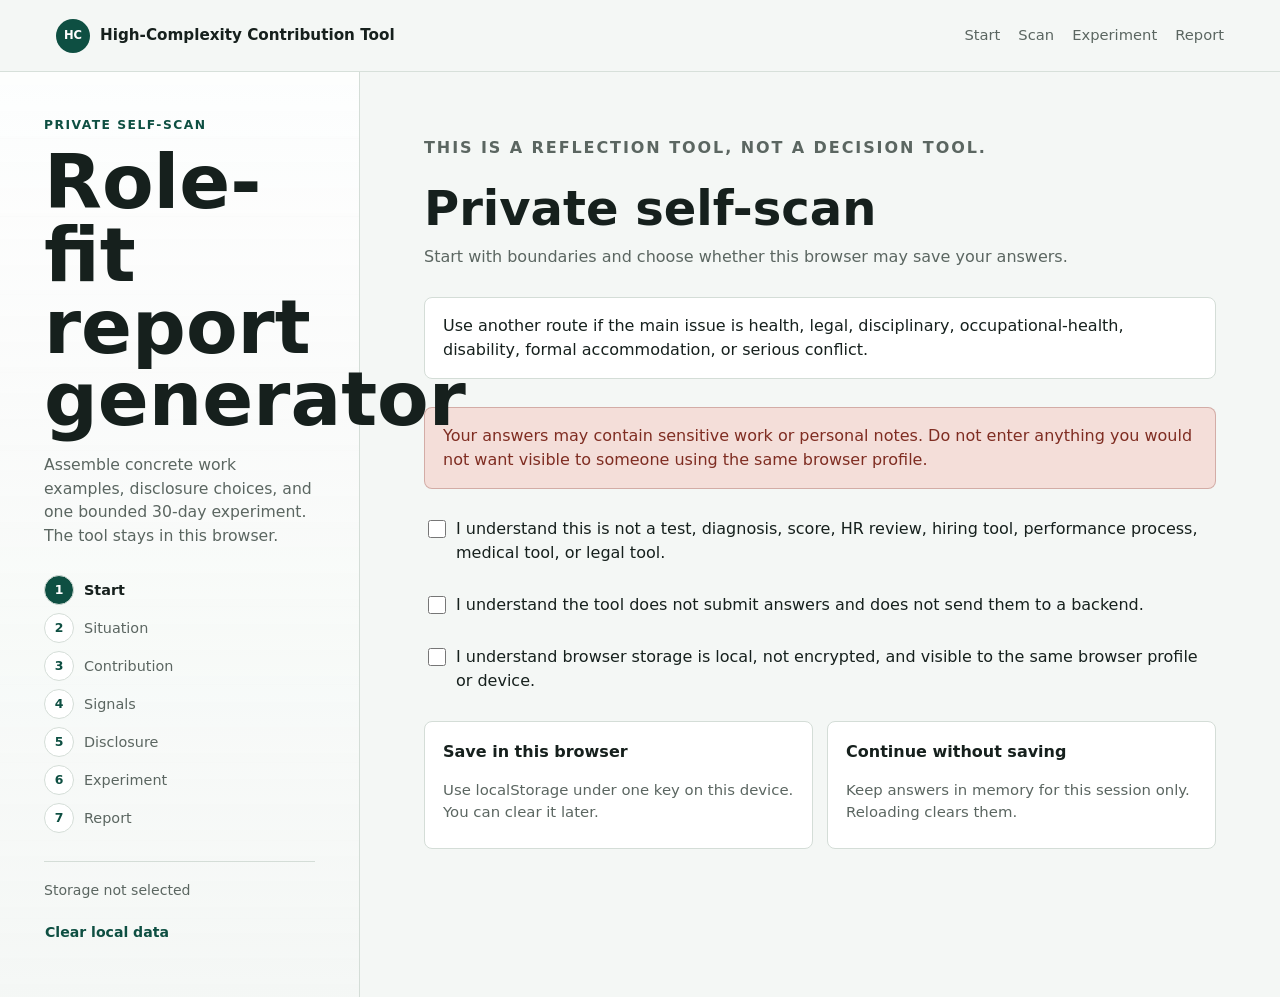
<file: site/tool/index.html>
<!doctype html>
<html lang="en">
  <head>
    <meta charset="utf-8">
    <meta name="viewport" content="width=device-width, initial-scale=1">
    <title>Private Self-Scan | High-Complexity Contribution Tool</title>
    <meta
      name="description"
      content="A client-only role-fit self-scan that helps prepare a private reflection and shareable 30-day conversation summary."
    >
    <meta name="robots" content="noindex,nofollow">
    <link rel="stylesheet" href="app.css">
    <script src="app.js" defer></script>
  </head>
  <body>
    <a class="skip-link" href="#tool-main">Skip to self-scan</a>

    <header class="tool-header">
      <a class="brand-mark" href="../" aria-label="High-Complexity Contribution Tool home">
        <span class="brand-symbol" aria-hidden="true">HC</span>
        <span>High-Complexity Contribution Tool</span>
      </a>
      <nav class="tool-nav" aria-label="Tool navigation">
        <a href="#/start">Start</a>
        <a href="#/situation">Scan</a>
        <a href="#/experiment">Experiment</a>
        <a href="#/report">Report</a>
      </nav>
    </header>

    <main id="tool-main" class="tool-shell">
      <aside class="tool-rail" aria-label="Self-scan progress">
        <p class="eyebrow">Private self-scan</p>
        <h1>Role-fit report generator</h1>
        <p>
          Assemble concrete work examples, disclosure choices, and one bounded
          30-day experiment. The tool stays in this browser.
        </p>
        <ol id="progress-list" class="progress-list"></ol>
        <div class="storage-panel" aria-live="polite">
          <span id="storage-status">Storage not selected</span>
          <button class="text-button" id="clear-data-button" type="button">Clear local data</button>
        </div>
      </aside>

      <section class="workspace" aria-live="polite">
        <div id="app-root"></div>
      </section>
    </main>
  </body>
</html>
</file>
<file: site/styles.css>
:root {
  --bg: #f4f7f5;
  --surface: #ffffff;
  --surface-muted: #e9efeb;
  --ink: #16201d;
  --muted: #5b6661;
  --line: #d4ddd7;
  --accent: #176b5b;
  --accent-strong: #0e4f42;
  --accent-soft: #dcebe6;
  --copper: #a7652a;
  --blue-gray: #5b7180;
  --shadow: 0 18px 48px rgba(16, 32, 28, 0.11);
  --radius: 8px;
  --header-height: 72px;
}

* {
  box-sizing: border-box;
}

html {
  scroll-behavior: smooth;
}

body {
  margin: 0;
  color: var(--ink);
  background: var(--bg);
  font-family:
    Inter,
    ui-sans-serif,
    system-ui,
    -apple-system,
    BlinkMacSystemFont,
    "Segoe UI",
    sans-serif;
  line-height: 1.55;
}

a {
  color: inherit;
}

.skip-link {
  position: absolute;
  top: 12px;
  left: 12px;
  z-index: 10;
  padding: 10px 14px;
  background: var(--ink);
  color: var(--surface);
  transform: translateY(-140%);
  transition: transform 160ms ease;
}

.skip-link:focus {
  transform: translateY(0);
}

.site-header {
  position: sticky;
  top: 0;
  z-index: 5;
  min-height: var(--header-height);
  display: flex;
  align-items: center;
  justify-content: space-between;
  gap: 24px;
  padding: 14px clamp(20px, 5vw, 64px);
  background: rgba(244, 247, 245, 0.92);
  border-bottom: 1px solid rgba(212, 221, 215, 0.82);
  backdrop-filter: blur(16px);
}

.brand-mark {
  display: inline-flex;
  align-items: center;
  gap: 10px;
  color: var(--ink);
  font-size: 0.95rem;
  font-weight: 700;
  text-decoration: none;
  white-space: nowrap;
}

.brand-symbol {
  display: grid;
  width: 34px;
  height: 34px;
  place-items: center;
  color: var(--surface);
  background: var(--accent-strong);
  border-radius: 50%;
  font-size: 0.72rem;
  letter-spacing: 0;
}

.site-nav {
  display: flex;
  align-items: center;
  gap: 18px;
  color: var(--muted);
  font-size: 0.92rem;
}

.site-nav a {
  text-decoration: none;
}

.site-nav a:hover,
.site-nav a:focus-visible {
  color: var(--accent-strong);
}

.hero {
  display: grid;
  min-height: calc(100svh - var(--header-height) - 44px);
  grid-template-columns: minmax(0, 0.96fr) minmax(340px, 0.82fr);
  gap: clamp(28px, 5vw, 72px);
  align-items: center;
  padding: clamp(48px, 8vw, 96px) clamp(20px, 5vw, 64px) clamp(44px, 6vw, 72px);
  background:
    linear-gradient(90deg, rgba(244, 247, 245, 0.97), rgba(244, 247, 245, 0.78)),
    repeating-linear-gradient(0deg, rgba(22, 32, 29, 0.045) 0 1px, transparent 1px 88px);
}

.hero-copy {
  max-width: 760px;
}

.eyebrow {
  margin: 0 0 12px;
  color: var(--accent-strong);
  font-size: 0.77rem;
  font-weight: 800;
  letter-spacing: 0.12em;
  text-transform: uppercase;
}

h1,
h2,
h3,
p {
  text-wrap: pretty;
}

h1 {
  max-width: 10ch;
  margin: 0;
  font-size: clamp(3.25rem, 9vw, 7.2rem);
  line-height: 0.92;
  letter-spacing: 0;
}

h2 {
  max-width: 820px;
  margin: 0;
  font-size: clamp(2rem, 5vw, 4.25rem);
  line-height: 1;
  letter-spacing: 0;
}

h3 {
  margin: 0 0 8px;
  font-size: 1rem;
  line-height: 1.25;
  letter-spacing: 0;
}

p {
  margin: 0;
}

.hero-line {
  max-width: 720px;
  margin-top: 24px;
  font-size: clamp(1.35rem, 2.2vw, 2rem);
  line-height: 1.18;
}

.hero-support {
  max-width: 700px;
  margin-top: 18px;
  color: var(--muted);
  font-size: 1.08rem;
}

.hero-actions {
  display: flex;
  flex-wrap: wrap;
  gap: 12px;
  margin-top: 30px;
}

.button {
  display: inline-flex;
  min-height: 46px;
  align-items: center;
  justify-content: center;
  padding: 12px 18px;
  border: 1px solid transparent;
  border-radius: var(--radius);
  font: inherit;
  font-weight: 750;
  text-decoration: none;
  cursor: pointer;
  transition:
    transform 160ms ease,
    background 160ms ease,
    border-color 160ms ease,
    color 160ms ease;
}

.button:hover,
.button:focus-visible {
  transform: translateY(-1px);
}

.button.primary {
  color: var(--surface);
  background: var(--accent-strong);
}

.button.primary:hover,
.button.primary:focus-visible {
  background: var(--accent);
}

.button.secondary {
  color: var(--ink);
  background: transparent;
  border-color: var(--line);
}

.button.secondary:hover,
.button.secondary:focus-visible {
  border-color: var(--accent);
  color: var(--accent-strong);
}

.boundary-list {
  display: flex;
  flex-wrap: wrap;
  gap: 10px;
  margin: 28px 0 0;
  padding: 0;
  color: var(--muted);
  list-style: none;
}

.boundary-list li {
  padding: 7px 10px;
  border: 1px solid var(--line);
  border-radius: 999px;
  background: rgba(255, 255, 255, 0.58);
  font-size: 0.86rem;
}

.hero-visual {
  position: relative;
  min-height: 560px;
  padding: clamp(20px, 4vw, 34px);
  overflow: hidden;
  border: 1px solid var(--line);
  border-radius: var(--radius);
  background: var(--surface);
  box-shadow: var(--shadow);
}

.hero-visual::before {
  content: "";
  position: absolute;
  inset: 0;
  background:
    linear-gradient(180deg, rgba(220, 235, 230, 0.72), rgba(255, 255, 255, 0) 38%),
    linear-gradient(135deg, rgba(167, 101, 42, 0.1), transparent 36%);
  pointer-events: none;
}

.flow-heading,
.signal-plane,
.document-preview,
.flow-steps {
  position: relative;
}

.flow-heading {
  display: flex;
  justify-content: space-between;
  gap: 20px;
  color: var(--muted);
  font-size: 0.82rem;
  font-weight: 800;
  text-transform: uppercase;
}

.signal-plane {
  display: grid;
  grid-template-columns: repeat(2, minmax(0, 1fr));
  gap: 10px;
  margin-top: 32px;
}

.signal-plane span {
  min-height: 46px;
  display: flex;
  align-items: center;
  padding: 10px 12px;
  border-left: 3px solid var(--accent);
  background: var(--accent-soft);
  color: var(--accent-strong);
  font-size: 0.9rem;
  font-weight: 700;
}

.document-preview {
  height: 190px;
  margin-top: 42px;
}

.doc-page {
  position: absolute;
  left: 12%;
  top: 18px;
  width: 48%;
  height: 162px;
  padding: 22px 20px;
  border: 1px solid var(--line);
  border-radius: 4px;
  background: var(--surface);
  box-shadow: 0 14px 28px rgba(16, 32, 28, 0.12);
  transform: rotate(-4deg);
}

.doc-page.raised {
  left: 39%;
  top: 0;
  border-top: 6px solid var(--copper);
  transform: rotate(3deg);
}

.doc-page span {
  display: block;
  height: 8px;
  margin-top: 12px;
  border-radius: 999px;
  background: var(--surface-muted);
}

.doc-page .doc-title {
  width: 54%;
  height: 14px;
  margin-top: 0;
  background: var(--accent-strong);
}

.doc-page .short {
  width: 68%;
}

.flow-steps {
  display: grid;
  gap: 10px;
  margin: 24px 0 0;
  padding: 0;
  list-style: none;
  counter-reset: steps;
}

.flow-steps li {
  display: grid;
  grid-template-columns: 28px 1fr;
  gap: 10px;
  align-items: center;
  color: var(--ink);
  font-size: 0.95rem;
  font-weight: 700;
}

.flow-steps li::before {
  counter-increment: steps;
  content: counter(steps);
  display: grid;
  width: 28px;
  height: 28px;
  place-items: center;
  border-radius: 50%;
  color: var(--surface);
  background: var(--blue-gray);
  font-size: 0.78rem;
}

.content-section {
  padding: clamp(64px, 9vw, 118px) clamp(20px, 5vw, 64px);
  border-top: 1px solid var(--line);
}

.section-intro {
  display: grid;
  grid-template-columns: minmax(0, 0.86fr) minmax(280px, 0.58fr);
  gap: clamp(24px, 5vw, 80px);
  align-items: end;
  margin-bottom: clamp(32px, 6vw, 64px);
}

.section-intro.compact {
  display: block;
  max-width: 820px;
}

.section-intro p:not(.eyebrow) {
  color: var(--muted);
  font-size: 1.05rem;
}

.dimension-grid,
.audience-layout,
.use-case-grid {
  display: grid;
  grid-template-columns: repeat(3, minmax(0, 1fr));
  gap: 1px;
  border: 1px solid var(--line);
  background: var(--line);
}

.dimension-grid > div,
.audience-group,
.use-case-grid article {
  min-height: 178px;
  padding: clamp(22px, 3vw, 34px);
  background: var(--surface);
}

.dimension-grid p,
.audience-group p,
.use-case-grid p {
  color: var(--muted);
}

.exclusion-band {
  margin-top: 26px;
  padding: 18px 20px;
  border-left: 4px solid var(--copper);
  background: rgba(255, 255, 255, 0.72);
}

.process-list {
  display: grid;
  gap: 1px;
  margin: 0;
  padding: 0;
  border: 1px solid var(--line);
  background: var(--line);
  list-style: none;
}

.process-list li {
  display: grid;
  grid-template-columns: 72px 1fr;
  gap: 22px;
  padding: clamp(22px, 3vw, 32px);
  background: var(--surface);
}

.process-list span {
  color: var(--accent);
  font-size: 0.86rem;
  font-weight: 850;
}

.process-list p {
  color: var(--muted);
}

.doc-list {
  display: grid;
  grid-template-columns: repeat(2, minmax(0, 1fr));
  gap: 1px;
  border: 1px solid var(--line);
  background: var(--line);
}

.doc-list a {
  display: grid;
  gap: 8px;
  min-height: 132px;
  padding: clamp(20px, 3vw, 30px);
  background: var(--surface);
  text-decoration: none;
  transition:
    background 160ms ease,
    color 160ms ease;
}

.doc-list a:hover,
.doc-list a:focus-visible {
  background: var(--accent-soft);
  color: var(--accent-strong);
}

.doc-list span {
  font-weight: 850;
}

.doc-list small {
  color: var(--muted);
  font-size: 0.92rem;
  line-height: 1.5;
}

.sample-section {
  background: var(--surface);
}

.sample-flow {
  display: grid;
  grid-template-columns: repeat(4, minmax(0, 1fr));
  gap: 1px;
  border: 1px solid var(--line);
  background: var(--line);
}

.sample-flow > div {
  min-height: 240px;
  padding: clamp(20px, 3vw, 30px);
  background: var(--bg);
}

.sample-flow p {
  color: var(--muted);
}

.pricing-table {
  overflow: hidden;
  border: 1px solid var(--line);
  background: var(--surface);
}

.pricing-table > div {
  display: grid;
  grid-template-columns: 0.7fr 0.75fr 1.35fr;
  border-top: 1px solid var(--line);
}

.pricing-table > div:first-child {
  border-top: 0;
}

.pricing-table span {
  padding: 18px 20px;
}

.pricing-table span + span {
  border-left: 1px solid var(--line);
}

.pricing-head {
  color: var(--surface);
  background: var(--accent-strong);
  font-weight: 850;
}

.beta-section {
  display: grid;
  grid-template-columns: minmax(0, 0.78fr) minmax(360px, 0.72fr);
  gap: clamp(32px, 6vw, 80px);
  align-items: start;
  background: var(--accent-soft);
}

.beta-section .section-intro {
  display: block;
  margin-bottom: 0;
}

.beta-form {
  display: grid;
  gap: 18px;
  padding: clamp(22px, 4vw, 34px);
  border: 1px solid rgba(14, 79, 66, 0.2);
  border-radius: var(--radius);
  background: var(--surface);
  box-shadow: 0 18px 40px rgba(14, 79, 66, 0.09);
}

.field-row {
  display: grid;
  gap: 7px;
}

label {
  font-size: 0.9rem;
  font-weight: 800;
}

input,
select,
textarea {
  width: 100%;
  min-height: 44px;
  padding: 11px 12px;
  border: 1px solid var(--line);
  border-radius: 6px;
  color: var(--ink);
  background: var(--surface);
  font: inherit;
}

textarea {
  resize: vertical;
}

input:focus,
select:focus,
textarea:focus {
  outline: 3px solid rgba(23, 107, 91, 0.2);
  border-color: var(--accent);
}

.form-note,
.form-status {
  color: var(--muted);
  font-size: 0.92rem;
}

.form-status:not(:empty) {
  padding: 12px 14px;
  border-left: 4px solid var(--accent);
  background: var(--accent-soft);
  color: var(--accent-strong);
}

.faq-list {
  display: grid;
  gap: 10px;
}

details {
  border: 1px solid var(--line);
  background: var(--surface);
}

summary {
  padding: 18px 20px;
  cursor: pointer;
  font-weight: 850;
}

details p {
  padding: 0 20px 20px;
  color: var(--muted);
}

.trust-section {
  background: var(--surface);
}

.trust-list {
  display: grid;
  grid-template-columns: repeat(2, minmax(0, 1fr));
  gap: 1px;
  margin: 0;
  padding: 0;
  border: 1px solid var(--line);
  background: var(--line);
  list-style: none;
}

.trust-list li {
  min-height: 96px;
  padding: 22px 24px;
  background: var(--bg);
}

.trust-list li::before {
  content: "";
  display: inline-block;
  width: 9px;
  height: 9px;
  margin-right: 10px;
  border-radius: 50%;
  background: var(--accent);
}

.site-footer {
  display: grid;
  grid-template-columns: minmax(240px, 1fr) auto minmax(240px, 0.8fr);
  gap: 28px;
  padding: 34px clamp(20px, 5vw, 64px);
  color: rgba(255, 255, 255, 0.86);
  background: var(--ink);
}

.site-footer p {
  margin-top: 6px;
  color: rgba(255, 255, 255, 0.64);
}

.site-footer nav,
.footer-meta {
  display: grid;
  gap: 8px;
}

.site-footer a {
  color: rgba(255, 255, 255, 0.88);
  text-decoration: none;
}

.site-footer a:hover,
.site-footer a:focus-visible {
  color: var(--accent-soft);
}

.footer-meta {
  color: rgba(255, 255, 255, 0.62);
  font-size: 0.92rem;
}

.section-reveal {
  opacity: 0;
  transform: translateY(18px);
  transition:
    opacity 520ms ease,
    transform 520ms ease;
}

.section-reveal.is-visible {
  opacity: 1;
  transform: translateY(0);
}

@media (max-width: 980px) {
  .site-header {
    align-items: flex-start;
    flex-direction: column;
    gap: 12px;
  }

  .site-nav {
    width: 100%;
    overflow-x: auto;
    padding-bottom: 2px;
  }

  .hero,
  .section-intro,
  .beta-section {
    grid-template-columns: 1fr;
  }

  .hero {
    min-height: auto;
  }

  h1 {
    max-width: 12ch;
  }

  .hero-visual {
    min-height: 500px;
  }

  .dimension-grid,
  .audience-layout,
  .use-case-grid {
    grid-template-columns: repeat(2, minmax(0, 1fr));
  }

  .sample-flow {
    grid-template-columns: repeat(2, minmax(0, 1fr));
  }

  .site-footer {
    grid-template-columns: 1fr;
  }
}

@media (max-width: 680px) {
  :root {
    --header-height: 104px;
  }

  .site-header {
    gap: 10px;
    padding: 12px 18px;
  }

  .brand-mark {
    white-space: normal;
  }

  .brand-mark span:last-child {
    font-size: 0.88rem;
    line-height: 1.15;
  }

  .site-nav {
    gap: 14px;
    font-size: 0.88rem;
  }

  .hero {
    gap: 20px;
    padding: 26px 18px 30px;
  }

  .eyebrow {
    margin-bottom: 8px;
    font-size: 0.68rem;
  }

  h1 {
    font-size: clamp(2.8rem, 14vw, 3.8rem);
  }

  .hero-line {
    margin-top: 18px;
    font-size: 1.25rem;
  }

  .hero-support {
    margin-top: 12px;
    font-size: 0.98rem;
  }

  .hero-actions {
    margin-top: 22px;
  }

  .boundary-list {
    display: none;
  }

  .hero-visual {
    padding: 12px;
    min-height: 0;
    box-shadow: none;
  }

  .flow-heading,
  .document-preview,
  .flow-steps {
    display: none;
  }

  .signal-plane {
    display: flex;
    gap: 8px;
    margin-top: 0;
    overflow: hidden;
  }

  .signal-plane span {
    flex: 0 0 auto;
    min-height: 34px;
    padding: 7px 9px;
    font-size: 0.75rem;
  }

  .signal-plane,
  .dimension-grid,
  .audience-layout,
  .use-case-grid,
  .doc-list,
  .sample-flow,
  .trust-list {
    grid-template-columns: 1fr;
  }

  .document-preview {
    height: 150px;
  }

  .doc-page {
    left: 3%;
    width: 58%;
    height: 132px;
  }

  .doc-page.raised {
    left: 35%;
  }

  .process-list li {
    grid-template-columns: 1fr;
  }

  .pricing-table,
  .pricing-table > div,
  .pricing-table span,
  .pricing-table span + span {
    display: block;
    border-left: 0;
  }

  .pricing-table > div {
    padding: 16px 0;
  }

  .pricing-head {
    display: none !important;
  }

  .pricing-table span {
    padding: 4px 18px;
  }

  .pricing-table span:first-child {
    font-weight: 850;
  }
}

@media (prefers-reduced-motion: reduce) {
  html {
    scroll-behavior: auto;
  }

  *,
  *::before,
  *::after {
    transition-duration: 0.01ms !important;
    animation-duration: 0.01ms !important;
    animation-iteration-count: 1 !important;
  }

  .section-reveal {
    opacity: 1;
    transform: none;
  }
}
</file>
<file: site/tool/app.css>
:root {
  --bg: #f4f7f5;
  --surface: #ffffff;
  --surface-muted: #e9efeb;
  --ink: #16201d;
  --muted: #5b6661;
  --line: #d4ddd7;
  --accent: #176b5b;
  --accent-strong: #0e4f42;
  --accent-soft: #dcebe6;
  --copper: #a7652a;
  --danger: #7f2d22;
  --danger-soft: #f4ded9;
  --radius: 8px;
  --header-height: 72px;
}

* {
  box-sizing: border-box;
}

html {
  scroll-behavior: smooth;
}

body {
  margin: 0;
  color: var(--ink);
  background: var(--bg);
  font-family:
    Inter,
    ui-sans-serif,
    system-ui,
    -apple-system,
    BlinkMacSystemFont,
    "Segoe UI",
    sans-serif;
  line-height: 1.5;
}

button,
input,
select,
textarea {
  font: inherit;
}

button {
  cursor: pointer;
}

a {
  color: inherit;
}

.skip-link {
  position: absolute;
  top: 12px;
  left: 12px;
  z-index: 10;
  padding: 10px 14px;
  background: var(--ink);
  color: var(--surface);
  transform: translateY(-140%);
  transition: transform 160ms ease;
}

.skip-link:focus {
  transform: translateY(0);
}

.tool-header {
  position: sticky;
  top: 0;
  z-index: 5;
  min-height: var(--header-height);
  display: flex;
  align-items: center;
  justify-content: space-between;
  gap: 24px;
  padding: 14px clamp(20px, 5vw, 56px);
  background: rgba(244, 247, 245, 0.94);
  border-bottom: 1px solid rgba(212, 221, 215, 0.9);
  backdrop-filter: blur(16px);
}

.brand-mark {
  display: inline-flex;
  align-items: center;
  gap: 10px;
  color: var(--ink);
  font-size: 0.95rem;
  font-weight: 750;
  text-decoration: none;
  white-space: nowrap;
}

.brand-symbol {
  display: grid;
  width: 34px;
  height: 34px;
  place-items: center;
  color: var(--surface);
  background: var(--accent-strong);
  border-radius: 50%;
  font-size: 0.72rem;
}

.tool-nav {
  display: flex;
  align-items: center;
  gap: 18px;
  color: var(--muted);
  font-size: 0.92rem;
}

.tool-nav a {
  text-decoration: none;
}

.tool-nav a:hover,
.tool-nav a:focus-visible {
  color: var(--accent-strong);
}

.tool-shell {
  display: grid;
  min-height: calc(100svh - var(--header-height));
  grid-template-columns: minmax(260px, 360px) minmax(0, 1fr);
}

.tool-rail {
  position: sticky;
  top: var(--header-height);
  align-self: start;
  min-height: calc(100svh - var(--header-height));
  padding: clamp(24px, 4vw, 44px);
  border-right: 1px solid var(--line);
  background:
    linear-gradient(180deg, rgba(255, 255, 255, 0.82), rgba(244, 247, 245, 0.96)),
    repeating-linear-gradient(0deg, rgba(22, 32, 29, 0.04) 0 1px, transparent 1px 78px);
}

.eyebrow {
  margin: 0 0 12px;
  color: var(--accent-strong);
  font-size: 0.77rem;
  font-weight: 800;
  letter-spacing: 0.12em;
  text-transform: uppercase;
}

h1,
h2,
h3,
p {
  margin: 0;
  text-wrap: pretty;
}

h1 {
  max-width: 12ch;
  font-size: clamp(2.5rem, 6vw, 4.7rem);
  line-height: 0.96;
}

h2 {
  font-size: clamp(1.75rem, 4vw, 3rem);
  line-height: 1.02;
}

h3 {
  font-size: 1rem;
}

.tool-rail > p:not(.eyebrow) {
  margin-top: 18px;
  color: var(--muted);
  font-size: 0.98rem;
}

.progress-list {
  display: grid;
  gap: 8px;
  margin: 28px 0;
  padding: 0;
  list-style: none;
}

.progress-list li {
  display: grid;
  grid-template-columns: 30px minmax(0, 1fr);
  gap: 10px;
  align-items: center;
  color: var(--muted);
  font-size: 0.9rem;
}

.progress-list span {
  display: grid;
  width: 30px;
  height: 30px;
  place-items: center;
  border: 1px solid var(--line);
  border-radius: 50%;
  background: var(--surface);
  color: var(--accent-strong);
  font-size: 0.78rem;
  font-weight: 800;
}

.progress-list .is-active {
  color: var(--ink);
  font-weight: 750;
}

.progress-list .is-active span {
  background: var(--accent-strong);
  color: var(--surface);
}

.storage-panel {
  display: grid;
  gap: 10px;
  padding-top: 18px;
  border-top: 1px solid var(--line);
  color: var(--muted);
  font-size: 0.88rem;
}

.workspace {
  min-width: 0;
  padding: clamp(24px, 5vw, 64px);
}

.panel {
  max-width: 960px;
  display: grid;
  gap: 28px;
}

.panel-header {
  display: grid;
  gap: 12px;
}

.panel-header p {
  max-width: 720px;
  color: var(--muted);
  font-size: 1rem;
}

.notice,
.warning,
.soft-block {
  max-width: 920px;
  padding: 16px 18px;
  border: 1px solid var(--line);
  border-radius: var(--radius);
  background: var(--surface);
}

.warning {
  border-color: rgba(127, 45, 34, 0.28);
  background: var(--danger-soft);
  color: var(--danger);
}

.soft-block {
  background: var(--accent-soft);
  color: var(--accent-strong);
}

.choice-grid,
.field-grid,
.dimension-grid,
.export-grid {
  display: grid;
  gap: 14px;
}

.choice-grid {
  grid-template-columns: repeat(2, minmax(0, 1fr));
}

.dimension-grid {
  grid-template-columns: repeat(2, minmax(0, 1fr));
}

.export-grid {
  grid-template-columns: repeat(2, minmax(0, 1fr));
}

.choice-button,
.dimension-option,
.export-block {
  display: grid;
  gap: 8px;
  min-height: 128px;
  padding: 18px;
  border: 1px solid var(--line);
  border-radius: var(--radius);
  background: var(--surface);
  color: var(--ink);
  text-align: left;
}

.choice-button:hover,
.choice-button:focus-visible,
.dimension-option:hover,
.dimension-option:focus-within {
  border-color: var(--accent);
}

.choice-button strong,
.dimension-option strong,
.export-block strong {
  font-size: 1rem;
}

.choice-button span,
.dimension-option span,
.export-block span {
  color: var(--muted);
  font-size: 0.93rem;
}

.field-grid {
  max-width: 920px;
}

.field {
  display: grid;
  gap: 8px;
}

.field label,
.fieldset-label {
  font-weight: 750;
}

.field small,
.fieldset-help {
  color: var(--muted);
}

textarea,
input,
select {
  width: 100%;
  border: 1px solid var(--line);
  border-radius: var(--radius);
  background: var(--surface);
  color: var(--ink);
}

textarea {
  min-height: 112px;
  resize: vertical;
  padding: 12px;
}

input,
select {
  min-height: 44px;
  padding: 10px 12px;
}

textarea:focus,
input:focus,
select:focus {
  outline: 3px solid rgba(23, 107, 91, 0.18);
  border-color: var(--accent);
}

.checkbox-row {
  display: grid;
  grid-template-columns: 22px minmax(0, 1fr);
  gap: 10px;
  align-items: start;
}

.checkbox-row input {
  width: 18px;
  min-height: 18px;
  margin-top: 3px;
}

.actions {
  display: flex;
  flex-wrap: wrap;
  gap: 10px;
  align-items: center;
  padding-top: 4px;
}

.button,
.text-button {
  min-height: 42px;
  border: 1px solid transparent;
  border-radius: var(--radius);
  font-weight: 750;
}

.button {
  display: inline-flex;
  align-items: center;
  justify-content: center;
  padding: 10px 16px;
  background: var(--accent-strong);
  color: var(--surface);
  text-decoration: none;
}

.button:hover,
.button:focus-visible {
  background: var(--accent);
}

.button.secondary {
  background: transparent;
  border-color: var(--line);
  color: var(--ink);
}

.button.secondary:hover,
.button.secondary:focus-visible {
  border-color: var(--accent);
  color: var(--accent-strong);
}

.text-button {
  width: fit-content;
  padding: 0;
  background: transparent;
  color: var(--accent-strong);
  text-align: left;
}

.text-button:hover,
.text-button:focus-visible {
  color: var(--accent);
}

.dimension-details {
  display: grid;
  gap: 16px;
  padding: 18px;
  border: 1px solid var(--line);
  border-radius: var(--radius);
  background: rgba(255, 255, 255, 0.58);
}

.report-preview {
  width: 100%;
  min-height: 360px;
  white-space: pre-wrap;
}

.full-shell-list {
  display: grid;
  gap: 10px;
  margin: 0;
  padding: 0;
  list-style: none;
}

.full-shell-list li {
  padding: 12px 0;
  border-bottom: 1px solid var(--line);
}

@media (max-width: 880px) {
  .tool-header {
    align-items: flex-start;
    flex-direction: column;
    gap: 12px;
  }

  .tool-nav {
    width: 100%;
    overflow-x: auto;
    padding-bottom: 2px;
  }

  .tool-shell {
    grid-template-columns: 1fr;
  }

  .tool-rail {
    position: relative;
    top: auto;
    min-height: auto;
    border-right: 0;
    border-bottom: 1px solid var(--line);
  }

  h1 {
    max-width: 14ch;
  }

  .choice-grid,
  .dimension-grid,
  .export-grid {
    grid-template-columns: 1fr;
  }
}

@media (max-width: 560px) {
  .workspace,
  .tool-rail {
    padding: 22px 18px;
  }

  .brand-mark {
    white-space: normal;
  }

  h1 {
    font-size: 2.45rem;
  }

  h2 {
    font-size: 1.8rem;
  }
}
</file>
